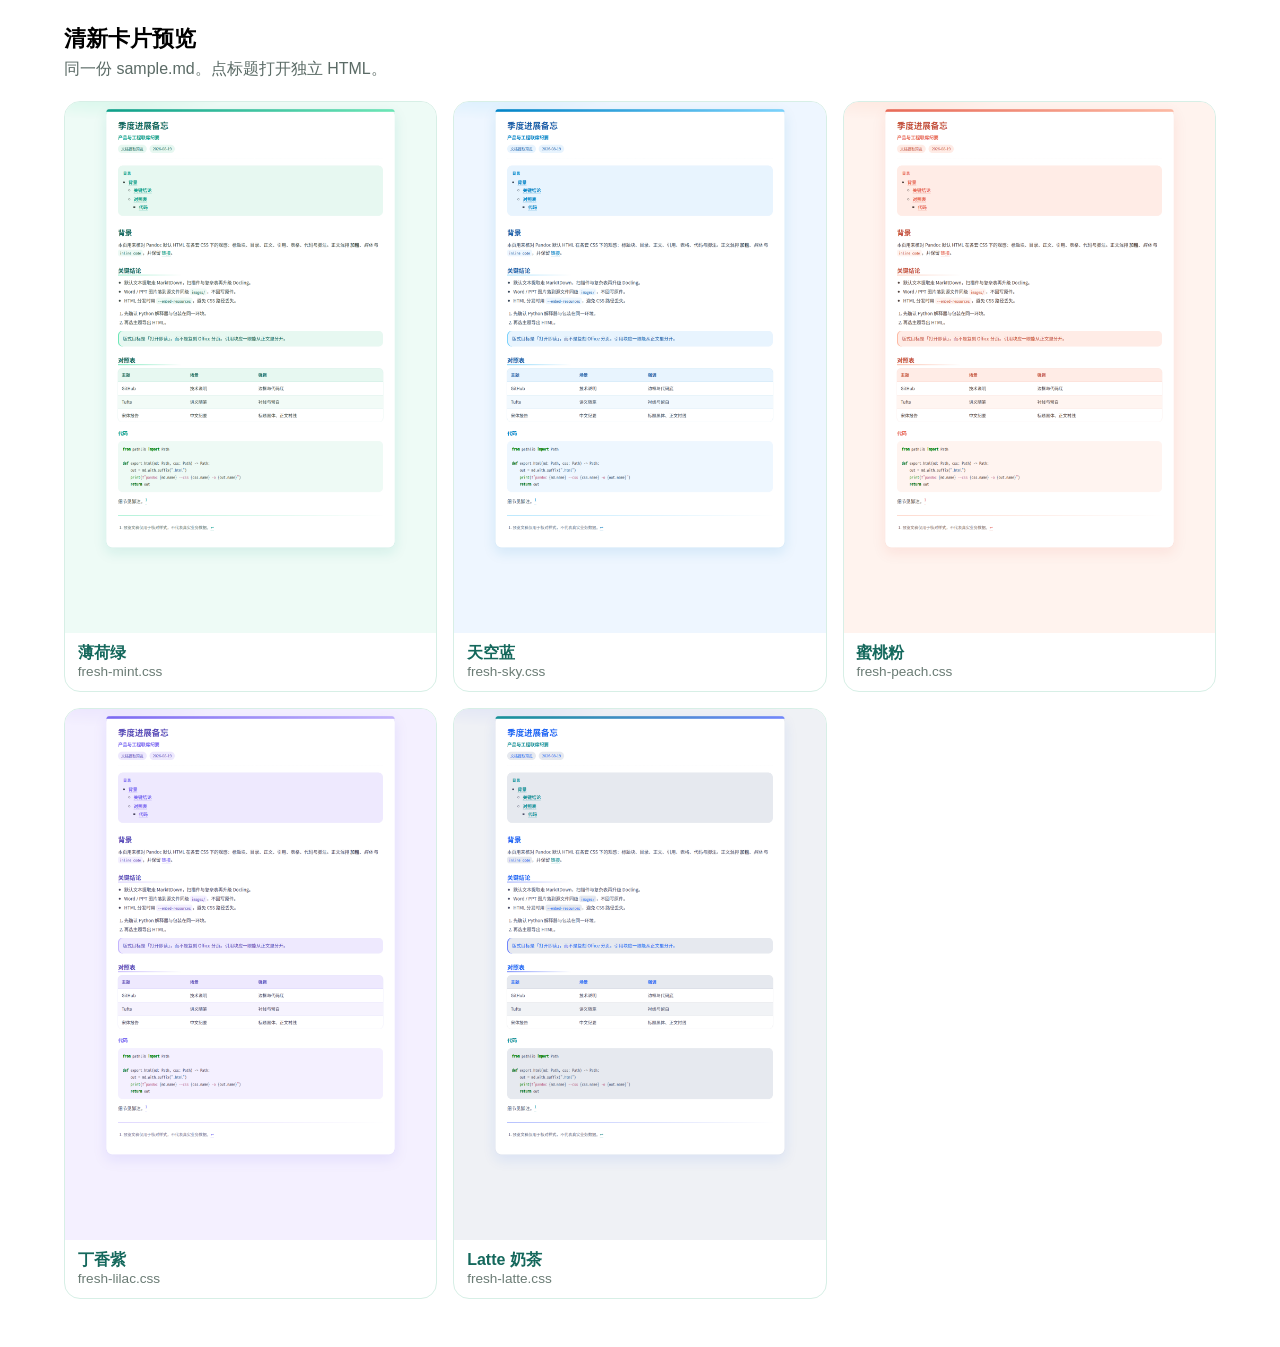
<file: skills/document-extract/pandoc-css/preview/index.html>
<!DOCTYPE html>
<html lang="zh-CN">
<head>
  <meta charset="utf-8" />
  <meta name="viewport" content="width=device-width, initial-scale=1" />
  <title>清新 CSS 预览</title>
  <style>
    body { font-family: "Noto Sans CJK SC", sans-serif; margin: 1.5rem auto 3rem; max-width: 72rem; }
    h1 { font-size: 1.35rem; margin: 0 0 .4rem; }
    .lead { color: #5b6b66; margin: 0 0 1.3rem; }
    .grid { display: grid; grid-template-columns: repeat(auto-fill, minmax(20rem, 1fr)); gap: 1rem; }
    figure { margin: 0; border: 1px solid #d7efe6; border-radius: 16px; overflow: hidden; background: #fff; }
    figcaption { padding: .65rem .8rem .75rem; }
    figcaption a { font-weight: 700; color: #14685c; text-decoration: none; }
    figcaption span { display: block; color: #6b7c75; font-size: .85rem; }
    img { display: block; width: 100%; height: auto; }
  </style>
</head>
<body>
  <h1>清新卡片预览</h1>
  <p class="lead">同一份 sample.md。点标题打开独立 HTML。</p>
  <div class="grid">
    <figure>
      <a href="fresh-mint.html"><img src="fresh-mint.png" alt="薄荷绿" /></a>
      <figcaption><a href="fresh-mint.html">薄荷绿</a><span>fresh-mint.css</span></figcaption>
    </figure>
    <figure>
      <a href="fresh-sky.html"><img src="fresh-sky.png" alt="天空蓝" /></a>
      <figcaption><a href="fresh-sky.html">天空蓝</a><span>fresh-sky.css</span></figcaption>
    </figure>
    <figure>
      <a href="fresh-peach.html"><img src="fresh-peach.png" alt="蜜桃粉" /></a>
      <figcaption><a href="fresh-peach.html">蜜桃粉</a><span>fresh-peach.css</span></figcaption>
    </figure>
    <figure>
      <a href="fresh-lilac.html"><img src="fresh-lilac.png" alt="丁香紫" /></a>
      <figcaption><a href="fresh-lilac.html">丁香紫</a><span>fresh-lilac.css</span></figcaption>
    </figure>
    <figure>
      <a href="fresh-latte.html"><img src="fresh-latte.png" alt="Latte 奶茶" /></a>
      <figcaption><a href="fresh-latte.html">Latte 奶茶</a><span>fresh-latte.css</span></figcaption>
    </figure>
  </div>
</body>
</html>
</file>
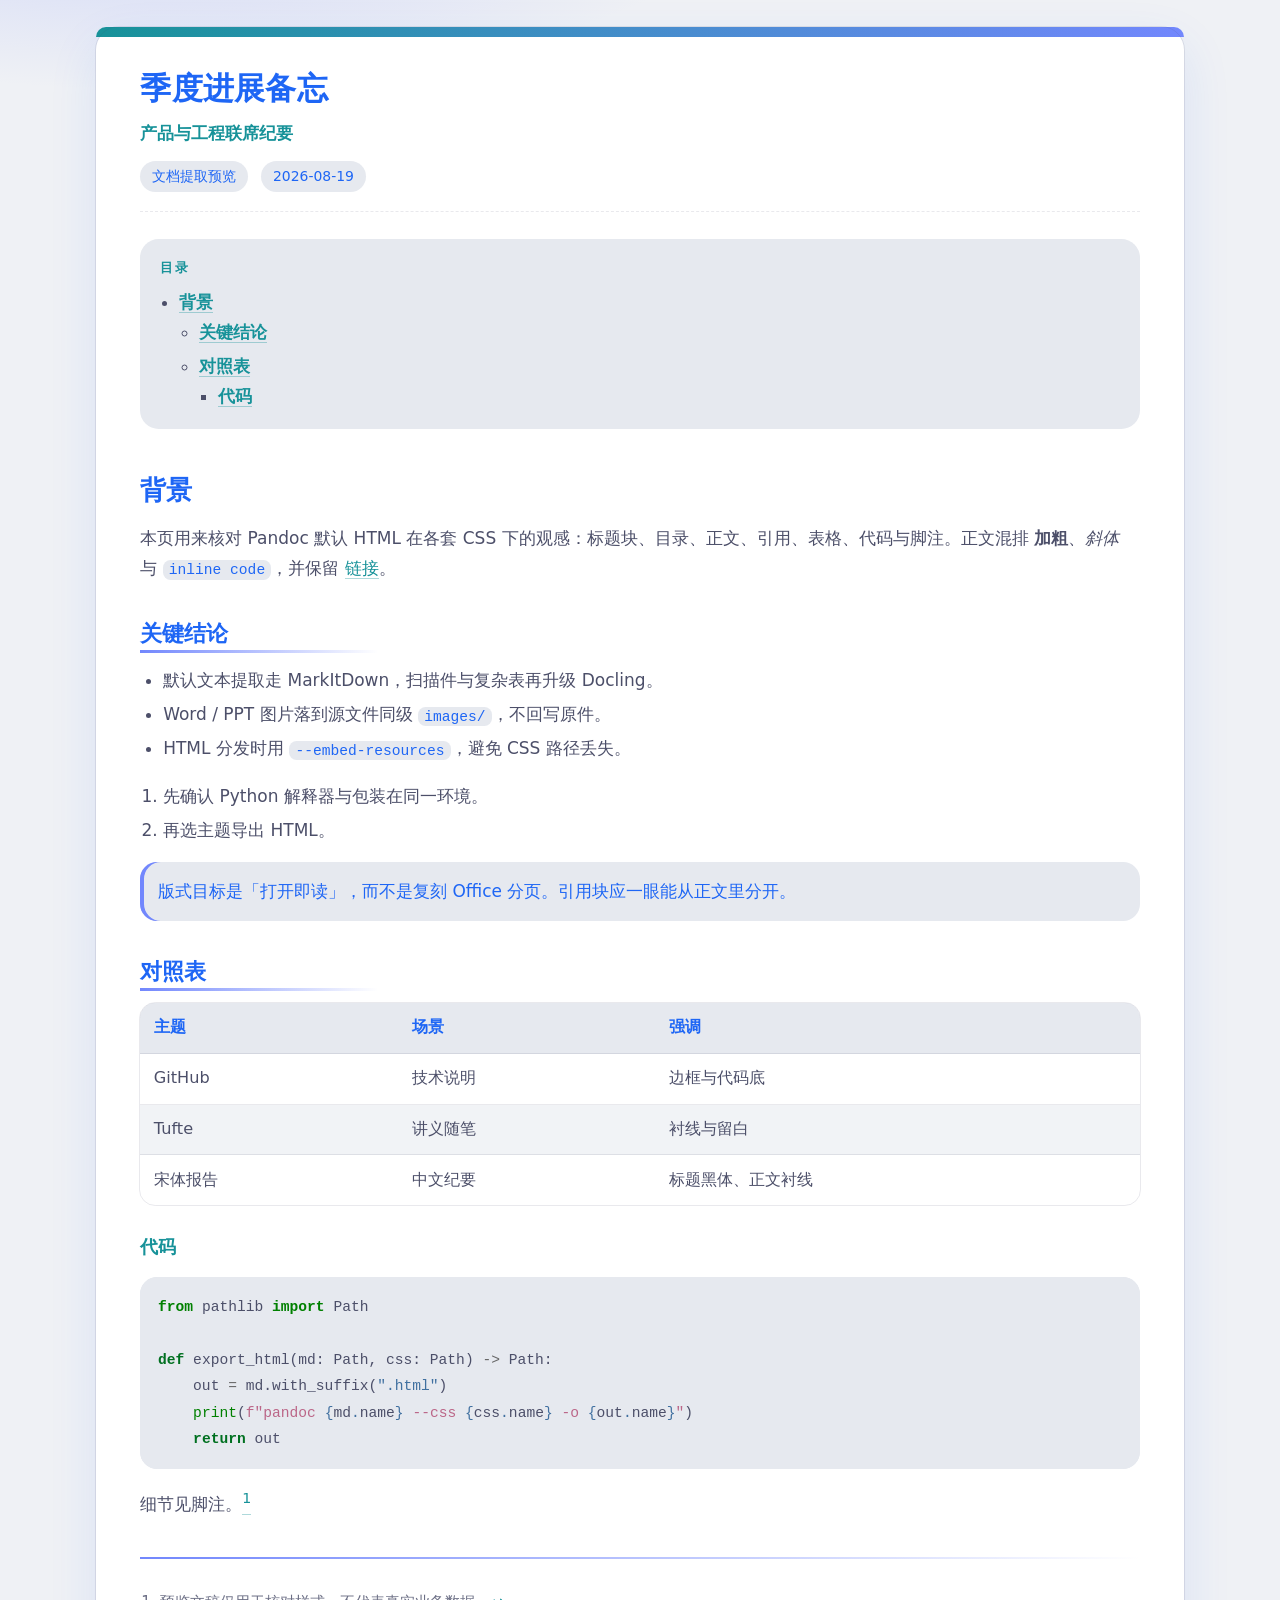
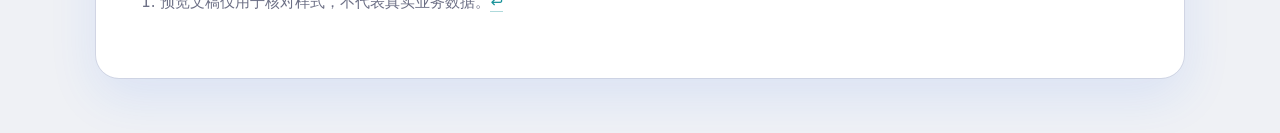
<file: skills/document-extract/pandoc-css/preview/fresh-latte.html>
<!DOCTYPE html>
<html xmlns="http://www.w3.org/1999/xhtml" lang="zh-CN" xml:lang="zh-CN">
<head>
  <meta charset="utf-8" />
  <meta name="generator" content="pandoc" />
  <meta name="viewport" content="width=device-width, initial-scale=1.0, user-scalable=yes" />
  <meta name="author" content="文档提取预览" />
  <meta name="dcterms.date" content="2026-08-19" />
  <title>季度进展备忘</title>
  <style>
code{white-space: pre-wrap;}
span.smallcaps{font-variant: small-caps;}
div.columns{display: flex; gap: min(4vw, 1.5em);}
div.column{flex: auto; overflow-x: auto;}
div.hanging-indent{margin-left: 1.5em; text-indent: -1.5em;}

ul.task-list[class]{list-style: none;}
ul.task-list li input[type="checkbox"] {
font-size: inherit;
width: 0.8em;
margin: 0 0.8em 0.2em -1.6em;
vertical-align: middle;
}
.display.math{display: block; text-align: center; margin: 0.5rem auto;}

pre > code.sourceCode { white-space: pre; position: relative; }
pre > code.sourceCode > span { line-height: 1.25; }
pre > code.sourceCode > span:empty { height: 1.2em; }
.sourceCode { overflow: visible; }
code.sourceCode > span { color: inherit; text-decoration: inherit; }
div.sourceCode { margin: 1em 0; }
pre.sourceCode { margin: 0; }
@media screen {
div.sourceCode { overflow: auto; }
}
@media print {
pre > code.sourceCode { white-space: pre-wrap; }
pre > code.sourceCode > span { text-indent: -5em; padding-left: 5em; }
}
pre.numberSource code
{ counter-reset: source-line 0; }
pre.numberSource code > span
{ position: relative; left: -4em; counter-increment: source-line; }
pre.numberSource code > span > a:first-child::before
{ content: counter(source-line);
position: relative; left: -1em; text-align: right; vertical-align: baseline;
border: none; display: inline-block;
-webkit-touch-callout: none; -webkit-user-select: none;
-khtml-user-select: none; -moz-user-select: none;
-ms-user-select: none; user-select: none;
padding: 0 4px; width: 4em;
color: #aaaaaa;
}
pre.numberSource { margin-left: 3em; border-left: 1px solid #aaaaaa; padding-left: 4px; }
div.sourceCode
{ }
@media screen {
pre > code.sourceCode > span > a:first-child::before { text-decoration: underline; }
}
code span.al { color: #ff0000; font-weight: bold; } 
code span.an { color: #60a0b0; font-weight: bold; font-style: italic; } 
code span.at { color: #7d9029; } 
code span.bn { color: #40a070; } 
code span.bu { color: #008000; } 
code span.cf { color: #007020; font-weight: bold; } 
code span.ch { color: #4070a0; } 
code span.cn { color: #880000; } 
code span.co { color: #60a0b0; font-style: italic; } 
code span.cv { color: #60a0b0; font-weight: bold; font-style: italic; } 
code span.do { color: #ba2121; font-style: italic; } 
code span.dt { color: #902000; } 
code span.dv { color: #40a070; } 
code span.er { color: #ff0000; font-weight: bold; } 
code span.ex { } 
code span.fl { color: #40a070; } 
code span.fu { color: #06287e; } 
code span.im { color: #008000; font-weight: bold; } 
code span.in { color: #60a0b0; font-weight: bold; font-style: italic; } 
code span.kw { color: #007020; font-weight: bold; } 
code span.op { color: #666666; } 
code span.ot { color: #007020; } 
code span.pp { color: #bc7a00; } 
code span.sc { color: #4070a0; } 
code span.ss { color: #bb6688; } 
code span.st { color: #4070a0; } 
code span.va { color: #19177c; } 
code span.vs { color: #4070a0; } 
code span.wa { color: #60a0b0; font-weight: bold; font-style: italic; } 
</style>
  <style type="text/css">
:root {
--page: #eff1f5;
--card: #ffffff;
--fg: #4c4f69;
--muted: #6c6f85;
--heading: #1e66f5;
--accent: #179299;
--accent-2: #7287fd;
--wash: #e6e9ef;
--code: #e6e9ef;
--shadow: 0 18px 50px rgba(30, 102, 245, 0.10);
--ring: rgba(76, 79, 105, 0.12);
--measure: 64rem;
--radius: 1.35rem;
--sans: "Noto Sans SC", "Noto Sans CJK SC", "PingFang SC", "Microsoft YaHei",
ui-sans-serif, system-ui, sans-serif;
--mono: "Noto Sans Mono CJK SC", ui-monospace, "SF Mono", Menlo, Consolas, monospace;
}
*,
*::before,
*::after { box-sizing: border-box; }
html {
font-size: 17px;
background:
radial-gradient(1200px 480px at 12% -10%, rgba(114, 135, 253, 0.35) 0%, transparent 55%),
var(--page);
min-height: 100%;
}
body {
margin: 1.6rem auto 3.2rem;
max-width: min(var(--measure), calc(100vw - 4rem));
padding: 0 2.6rem 2.8rem;
color: var(--fg);
background: var(--card);
border-radius: var(--radius);
box-shadow: var(--shadow);
outline: 1px solid var(--ring);
font-family: var(--sans);
line-height: 1.78;
}
body::before {
content: "";
display: block;
height: 10px;
margin: 0 -2.6rem 1.8rem;
border-radius: var(--radius) var(--radius) 0 0;
background: linear-gradient(90deg, var(--accent), var(--accent-2));
}
#title-block-header {
margin: 0 0 1.6rem;
padding: 0 0 1.15rem;
border-bottom: 1px dashed var(--ring);
}
#title-block-header .title {
margin: 0;
color: var(--heading);
font-size: 1.85rem;
font-weight: 720;
letter-spacing: 0.01em;
line-height: 1.3;
border: 0;
}
#title-block-header .subtitle {
margin: 0.55rem 0 0;
color: var(--accent);
font-size: 1.02rem;
font-weight: 650;
}
#title-block-header .author,
#title-block-header .date {
display: inline-block;
margin: 0.7rem 0.45rem 0 0;
padding: 0.18rem 0.7rem;
color: var(--heading);
background: var(--wash);
border-radius: 999px;
font-size: 0.82rem;
}
nav#TOC {
margin: 0 0 1.8rem;
padding: 1rem 1.15rem 1.05rem;
background: var(--wash);
border-radius: 1.1rem;
}
nav#TOC::before {
content: "目录";
display: block;
margin-bottom: 0.4rem;
color: var(--accent);
font-size: 0.78rem;
font-weight: 750;
letter-spacing: 0.18em;
}
nav#TOC ul { margin: 0; padding-left: 1.15rem; }
nav#TOC a { font-weight: 600; }
h1, h2, h3, h4, h5, h6 {
color: var(--heading);
font-weight: 720;
line-height: 1.35;
margin: 1.65em 0 0.55em;
}
h1 { font-size: 1.55rem; }
h2 {
font-size: 1.28rem;
padding-bottom: 0.28rem;
background: linear-gradient(90deg, var(--accent-2), transparent 14rem);
background-repeat: no-repeat;
background-size: 14rem 3px;
background-position: 0 100%;
}
h3 { font-size: 1.08rem; color: var(--accent); }
h4 { font-size: 1rem; }
p { margin: 0 0 1em; }
a {
color: var(--accent);
text-decoration: none;
border-bottom: 1px solid color-mix(in srgb, var(--accent) 35%, transparent);
}
a:hover {
color: var(--heading);
border-bottom-color: var(--accent);
}
ul, ol { margin: 0 0 1em; padding-left: 1.35em; }
li + li { margin-top: 0.22em; }
blockquote {
margin: 0 0 1.15em;
padding: 0.85em 1.05em;
color: var(--heading);
background: var(--wash);
border: 0;
border-radius: 1rem;
box-shadow: inset 4px 0 0 var(--accent-2);
}
blockquote p { margin: 0; }
code, kbd, samp {
font-family: var(--mono);
font-size: 0.86em;
color: var(--heading);
background: var(--code);
padding: 0.12em 0.42em;
border-radius: 0.45rem;
}
pre, div.sourceCode {
background: var(--code);
border-radius: 1rem;
overflow-x: auto;
}
pre {
margin: 0 0 1.15em;
padding: 1rem 1.05rem;
line-height: 1.55;
}
pre code {
background: transparent;
padding: 0;
font-size: 0.86em;
color: var(--fg);
}
table {
width: 100%;
border-collapse: separate;
border-spacing: 0;
margin: 0 0 1.15em;
overflow: hidden;
border-radius: 0.9rem;
outline: 1px solid var(--ring);
font-size: 0.95rem;
}
th, td {
padding: 0.62rem 0.8rem;
text-align: left;
border-bottom: 1px solid var(--ring);
}
tbody tr:last-child td { border-bottom: 0; }
thead th {
background: var(--wash);
color: var(--heading);
font-weight: 700;
}
tbody tr:nth-child(even) { background: color-mix(in srgb, var(--wash) 55%, white); }
img, svg, video {
max-width: 100%;
height: auto;
border-radius: 0.9rem;
}
figure { margin: 0 0 1.2em; }
figcaption {
margin-top: 0.45em;
color: var(--muted);
font-size: 0.86rem;
text-align: center;
}
hr {
border: 0;
height: 2px;
margin: 1.8rem 0;
background: linear-gradient(90deg, var(--accent-2), transparent);
}
.footnotes, section.footnotes {
margin-top: 2.2rem;
color: var(--muted);
font-size: 0.88rem;
}
@media (max-width: 720px) {
body {
margin: 0;
border-radius: 0;
outline: 0;
box-shadow: none;
padding: 0 1.05rem 2.2rem;
}
body::before {
margin: 0 -1.05rem 1.3rem;
border-radius: 0;
}
}
@media print {
html, body { background: #fff; }
body {
margin: 0;
max-width: none;
box-shadow: none;
outline: 0;
}
body::before { display: none; }
}
</style>
</head>
<body>
<header id="title-block-header">
<h1 class="title">季度进展备忘</h1>
<p class="subtitle">产品与工程联席纪要</p>
<p class="author">文档提取预览</p>
<p class="date">2026-08-19</p>
</header>
<nav id="TOC" role="doc-toc">
<ul>
<li><a href="#背景" id="toc-背景">背景</a>
<ul>
<li><a href="#关键结论" id="toc-关键结论">关键结论</a></li>
<li><a href="#对照表" id="toc-对照表">对照表</a>
<ul>
<li><a href="#代码" id="toc-代码">代码</a></li>
</ul></li>
</ul></li>
</ul>
</nav>
<h1 id="背景">背景</h1>
<p>本页用来核对 Pandoc 默认 HTML 在各套 CSS
下的观感：标题块、目录、正文、引用、表格、代码与脚注。正文混排
<strong>加粗</strong>、<em>斜体</em> 与 <code>inline code</code>，并保留
<a href="https://github.com/sindresorhus/github-markdown-css">链接</a>。</p>
<h2 id="关键结论">关键结论</h2>
<ul>
<li>默认文本提取走 MarkItDown，扫描件与复杂表再升级 Docling。</li>
<li>Word / PPT 图片落到源文件同级
<code>images/</code>，不回写原件。</li>
<li>HTML 分发时用 <code>--embed-resources</code>，避免 CSS
路径丢失。</li>
</ul>
<ol type="1">
<li>先确认 Python 解释器与包装在同一环境。</li>
<li>再选主题导出 HTML。</li>
</ol>
<blockquote>
<p>版式目标是「打开即读」，而不是复刻 Office
分页。引用块应一眼能从正文里分开。</p>
</blockquote>
<h2 id="对照表">对照表</h2>
<table>
<thead>
<tr class="header">
<th>主题</th>
<th>场景</th>
<th>强调</th>
</tr>
</thead>
<tbody>
<tr class="odd">
<td>GitHub</td>
<td>技术说明</td>
<td>边框与代码底</td>
</tr>
<tr class="even">
<td>Tufte</td>
<td>讲义随笔</td>
<td>衬线与留白</td>
</tr>
<tr class="odd">
<td>宋体报告</td>
<td>中文纪要</td>
<td>标题黑体、正文衬线</td>
</tr>
</tbody>
</table>
<h3 id="代码">代码</h3>
<div class="sourceCode" id="cb1"><pre class="sourceCode python"><code class="sourceCode python"><span id="cb1-1"><a href="#cb1-1" aria-hidden="true" tabindex="-1"></a><span class="im">from</span> pathlib <span class="im">import</span> Path</span>
<span id="cb1-2"><a href="#cb1-2" aria-hidden="true" tabindex="-1"></a></span>
<span id="cb1-3"><a href="#cb1-3" aria-hidden="true" tabindex="-1"></a><span class="kw">def</span> export_html(md: Path, css: Path) <span class="op">-&gt;</span> Path:</span>
<span id="cb1-4"><a href="#cb1-4" aria-hidden="true" tabindex="-1"></a>    out <span class="op">=</span> md.with_suffix(<span class="st">&quot;.html&quot;</span>)</span>
<span id="cb1-5"><a href="#cb1-5" aria-hidden="true" tabindex="-1"></a>    <span class="bu">print</span>(<span class="ss">f&quot;pandoc </span><span class="sc">{</span>md<span class="sc">.</span>name<span class="sc">}</span><span class="ss"> --css </span><span class="sc">{</span>css<span class="sc">.</span>name<span class="sc">}</span><span class="ss"> -o </span><span class="sc">{</span>out<span class="sc">.</span>name<span class="sc">}</span><span class="ss">&quot;</span>)</span>
<span id="cb1-6"><a href="#cb1-6" aria-hidden="true" tabindex="-1"></a>    <span class="cf">return</span> out</span></code></pre></div>
<p>细节见脚注。<a href="#fn1" class="footnote-ref" id="fnref1" role="doc-noteref"><sup>1</sup></a></p>
<aside id="footnotes" class="footnotes footnotes-end-of-document" role="doc-endnotes">
<hr />
<ol>
<li id="fn1"><p>预览文稿仅用于核对样式，不代表真实业务数据。<a href="#fnref1" class="footnote-back" role="doc-backlink">↩︎</a></p></li>
</ol>
</aside>
</body>
</html>
</file>
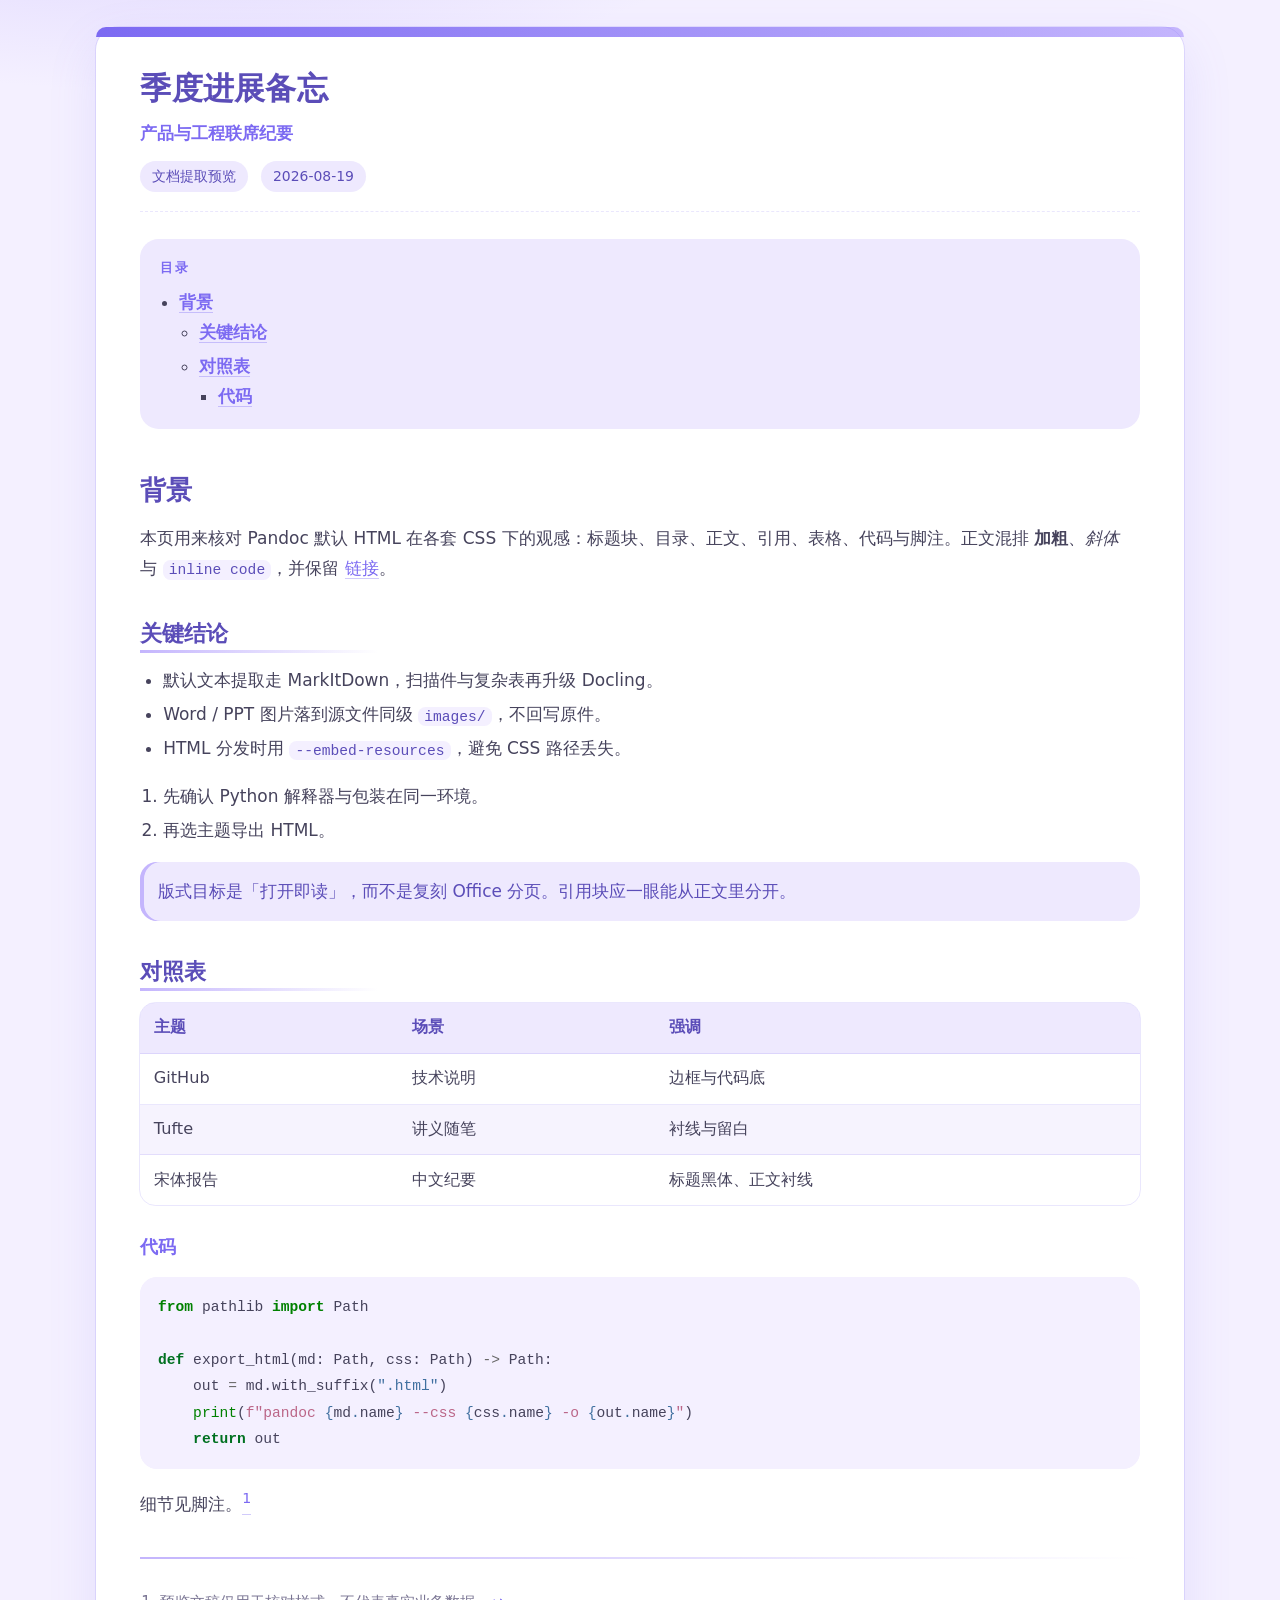
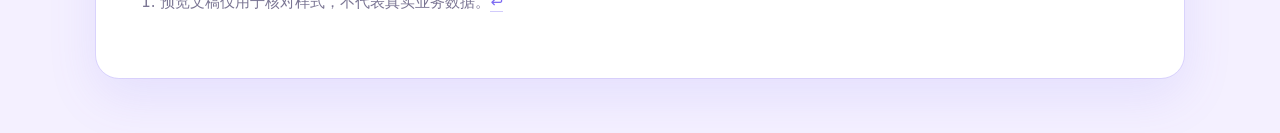
<file: skills/document-extract/pandoc-css/preview/fresh-lilac.html>
<!DOCTYPE html>
<html xmlns="http://www.w3.org/1999/xhtml" lang="zh-CN" xml:lang="zh-CN">
<head>
  <meta charset="utf-8" />
  <meta name="generator" content="pandoc" />
  <meta name="viewport" content="width=device-width, initial-scale=1.0, user-scalable=yes" />
  <meta name="author" content="文档提取预览" />
  <meta name="dcterms.date" content="2026-08-19" />
  <title>季度进展备忘</title>
  <style>
code{white-space: pre-wrap;}
span.smallcaps{font-variant: small-caps;}
div.columns{display: flex; gap: min(4vw, 1.5em);}
div.column{flex: auto; overflow-x: auto;}
div.hanging-indent{margin-left: 1.5em; text-indent: -1.5em;}

ul.task-list[class]{list-style: none;}
ul.task-list li input[type="checkbox"] {
font-size: inherit;
width: 0.8em;
margin: 0 0.8em 0.2em -1.6em;
vertical-align: middle;
}
.display.math{display: block; text-align: center; margin: 0.5rem auto;}

pre > code.sourceCode { white-space: pre; position: relative; }
pre > code.sourceCode > span { line-height: 1.25; }
pre > code.sourceCode > span:empty { height: 1.2em; }
.sourceCode { overflow: visible; }
code.sourceCode > span { color: inherit; text-decoration: inherit; }
div.sourceCode { margin: 1em 0; }
pre.sourceCode { margin: 0; }
@media screen {
div.sourceCode { overflow: auto; }
}
@media print {
pre > code.sourceCode { white-space: pre-wrap; }
pre > code.sourceCode > span { text-indent: -5em; padding-left: 5em; }
}
pre.numberSource code
{ counter-reset: source-line 0; }
pre.numberSource code > span
{ position: relative; left: -4em; counter-increment: source-line; }
pre.numberSource code > span > a:first-child::before
{ content: counter(source-line);
position: relative; left: -1em; text-align: right; vertical-align: baseline;
border: none; display: inline-block;
-webkit-touch-callout: none; -webkit-user-select: none;
-khtml-user-select: none; -moz-user-select: none;
-ms-user-select: none; user-select: none;
padding: 0 4px; width: 4em;
color: #aaaaaa;
}
pre.numberSource { margin-left: 3em; border-left: 1px solid #aaaaaa; padding-left: 4px; }
div.sourceCode
{ }
@media screen {
pre > code.sourceCode > span > a:first-child::before { text-decoration: underline; }
}
code span.al { color: #ff0000; font-weight: bold; } 
code span.an { color: #60a0b0; font-weight: bold; font-style: italic; } 
code span.at { color: #7d9029; } 
code span.bn { color: #40a070; } 
code span.bu { color: #008000; } 
code span.cf { color: #007020; font-weight: bold; } 
code span.ch { color: #4070a0; } 
code span.cn { color: #880000; } 
code span.co { color: #60a0b0; font-style: italic; } 
code span.cv { color: #60a0b0; font-weight: bold; font-style: italic; } 
code span.do { color: #ba2121; font-style: italic; } 
code span.dt { color: #902000; } 
code span.dv { color: #40a070; } 
code span.er { color: #ff0000; font-weight: bold; } 
code span.ex { } 
code span.fl { color: #40a070; } 
code span.fu { color: #06287e; } 
code span.im { color: #008000; font-weight: bold; } 
code span.in { color: #60a0b0; font-weight: bold; font-style: italic; } 
code span.kw { color: #007020; font-weight: bold; } 
code span.op { color: #666666; } 
code span.ot { color: #007020; } 
code span.pp { color: #bc7a00; } 
code span.sc { color: #4070a0; } 
code span.ss { color: #bb6688; } 
code span.st { color: #4070a0; } 
code span.va { color: #19177c; } 
code span.vs { color: #4070a0; } 
code span.wa { color: #60a0b0; font-weight: bold; font-style: italic; } 
</style>
  <style type="text/css">
:root {
--page: #f4f0ff;
--card: #ffffff;
--fg: #46435c;
--muted: #7a7593;
--heading: #5b4db8;
--accent: #7c6af2;
--accent-2: #c4b5fd;
--wash: #eee9fe;
--code: #f4f0ff;
--shadow: 0 18px 50px rgba(124, 106, 242, 0.13);
--ring: rgba(124, 106, 242, 0.16);
--measure: 64rem;
--radius: 1.35rem;
--sans: "Noto Sans SC", "Noto Sans CJK SC", "PingFang SC", "Microsoft YaHei",
ui-sans-serif, system-ui, sans-serif;
--mono: "Noto Sans Mono CJK SC", ui-monospace, "SF Mono", Menlo, Consolas, monospace;
}
*,
*::before,
*::after { box-sizing: border-box; }
html {
font-size: 17px;
background:
radial-gradient(1200px 480px at 12% -10%, rgba(196, 181, 253, 0.6) 0%, transparent 55%),
var(--page);
min-height: 100%;
}
body {
margin: 1.6rem auto 3.2rem;
max-width: min(var(--measure), calc(100vw - 4rem));
padding: 0 2.6rem 2.8rem;
color: var(--fg);
background: var(--card);
border-radius: var(--radius);
box-shadow: var(--shadow);
outline: 1px solid var(--ring);
font-family: var(--sans);
line-height: 1.78;
}
body::before {
content: "";
display: block;
height: 10px;
margin: 0 -2.6rem 1.8rem;
border-radius: var(--radius) var(--radius) 0 0;
background: linear-gradient(90deg, var(--accent), var(--accent-2));
}
#title-block-header {
margin: 0 0 1.6rem;
padding: 0 0 1.15rem;
border-bottom: 1px dashed var(--ring);
}
#title-block-header .title {
margin: 0;
color: var(--heading);
font-size: 1.85rem;
font-weight: 720;
letter-spacing: 0.01em;
line-height: 1.3;
border: 0;
}
#title-block-header .subtitle {
margin: 0.55rem 0 0;
color: var(--accent);
font-size: 1.02rem;
font-weight: 650;
}
#title-block-header .author,
#title-block-header .date {
display: inline-block;
margin: 0.7rem 0.45rem 0 0;
padding: 0.18rem 0.7rem;
color: var(--heading);
background: var(--wash);
border-radius: 999px;
font-size: 0.82rem;
}
nav#TOC {
margin: 0 0 1.8rem;
padding: 1rem 1.15rem 1.05rem;
background: var(--wash);
border-radius: 1.1rem;
}
nav#TOC::before {
content: "目录";
display: block;
margin-bottom: 0.4rem;
color: var(--accent);
font-size: 0.78rem;
font-weight: 750;
letter-spacing: 0.18em;
}
nav#TOC ul { margin: 0; padding-left: 1.15rem; }
nav#TOC a { font-weight: 600; }
h1, h2, h3, h4, h5, h6 {
color: var(--heading);
font-weight: 720;
line-height: 1.35;
margin: 1.65em 0 0.55em;
}
h1 { font-size: 1.55rem; }
h2 {
font-size: 1.28rem;
padding-bottom: 0.28rem;
background: linear-gradient(90deg, var(--accent-2), transparent 14rem);
background-repeat: no-repeat;
background-size: 14rem 3px;
background-position: 0 100%;
}
h3 { font-size: 1.08rem; color: var(--accent); }
h4 { font-size: 1rem; }
p { margin: 0 0 1em; }
a {
color: var(--accent);
text-decoration: none;
border-bottom: 1px solid color-mix(in srgb, var(--accent) 35%, transparent);
}
a:hover {
color: var(--heading);
border-bottom-color: var(--accent);
}
ul, ol { margin: 0 0 1em; padding-left: 1.35em; }
li + li { margin-top: 0.22em; }
blockquote {
margin: 0 0 1.15em;
padding: 0.85em 1.05em;
color: var(--heading);
background: var(--wash);
border: 0;
border-radius: 1rem;
box-shadow: inset 4px 0 0 var(--accent-2);
}
blockquote p { margin: 0; }
code, kbd, samp {
font-family: var(--mono);
font-size: 0.86em;
color: var(--heading);
background: var(--code);
padding: 0.12em 0.42em;
border-radius: 0.45rem;
}
pre, div.sourceCode {
background: var(--code);
border-radius: 1rem;
overflow-x: auto;
}
pre {
margin: 0 0 1.15em;
padding: 1rem 1.05rem;
line-height: 1.55;
}
pre code {
background: transparent;
padding: 0;
font-size: 0.86em;
color: var(--fg);
}
table {
width: 100%;
border-collapse: separate;
border-spacing: 0;
margin: 0 0 1.15em;
overflow: hidden;
border-radius: 0.9rem;
outline: 1px solid var(--ring);
font-size: 0.95rem;
}
th, td {
padding: 0.62rem 0.8rem;
text-align: left;
border-bottom: 1px solid var(--ring);
}
tbody tr:last-child td { border-bottom: 0; }
thead th {
background: var(--wash);
color: var(--heading);
font-weight: 700;
}
tbody tr:nth-child(even) { background: color-mix(in srgb, var(--wash) 55%, white); }
img, svg, video {
max-width: 100%;
height: auto;
border-radius: 0.9rem;
}
figure { margin: 0 0 1.2em; }
figcaption {
margin-top: 0.45em;
color: var(--muted);
font-size: 0.86rem;
text-align: center;
}
hr {
border: 0;
height: 2px;
margin: 1.8rem 0;
background: linear-gradient(90deg, var(--accent-2), transparent);
}
.footnotes, section.footnotes {
margin-top: 2.2rem;
color: var(--muted);
font-size: 0.88rem;
}
@media (max-width: 720px) {
body {
margin: 0;
border-radius: 0;
outline: 0;
box-shadow: none;
padding: 0 1.05rem 2.2rem;
}
body::before {
margin: 0 -1.05rem 1.3rem;
border-radius: 0;
}
}
@media print {
html, body { background: #fff; }
body {
margin: 0;
max-width: none;
box-shadow: none;
outline: 0;
}
body::before { display: none; }
}
</style>
</head>
<body>
<header id="title-block-header">
<h1 class="title">季度进展备忘</h1>
<p class="subtitle">产品与工程联席纪要</p>
<p class="author">文档提取预览</p>
<p class="date">2026-08-19</p>
</header>
<nav id="TOC" role="doc-toc">
<ul>
<li><a href="#背景" id="toc-背景">背景</a>
<ul>
<li><a href="#关键结论" id="toc-关键结论">关键结论</a></li>
<li><a href="#对照表" id="toc-对照表">对照表</a>
<ul>
<li><a href="#代码" id="toc-代码">代码</a></li>
</ul></li>
</ul></li>
</ul>
</nav>
<h1 id="背景">背景</h1>
<p>本页用来核对 Pandoc 默认 HTML 在各套 CSS
下的观感：标题块、目录、正文、引用、表格、代码与脚注。正文混排
<strong>加粗</strong>、<em>斜体</em> 与 <code>inline code</code>，并保留
<a href="https://github.com/sindresorhus/github-markdown-css">链接</a>。</p>
<h2 id="关键结论">关键结论</h2>
<ul>
<li>默认文本提取走 MarkItDown，扫描件与复杂表再升级 Docling。</li>
<li>Word / PPT 图片落到源文件同级
<code>images/</code>，不回写原件。</li>
<li>HTML 分发时用 <code>--embed-resources</code>，避免 CSS
路径丢失。</li>
</ul>
<ol type="1">
<li>先确认 Python 解释器与包装在同一环境。</li>
<li>再选主题导出 HTML。</li>
</ol>
<blockquote>
<p>版式目标是「打开即读」，而不是复刻 Office
分页。引用块应一眼能从正文里分开。</p>
</blockquote>
<h2 id="对照表">对照表</h2>
<table>
<thead>
<tr class="header">
<th>主题</th>
<th>场景</th>
<th>强调</th>
</tr>
</thead>
<tbody>
<tr class="odd">
<td>GitHub</td>
<td>技术说明</td>
<td>边框与代码底</td>
</tr>
<tr class="even">
<td>Tufte</td>
<td>讲义随笔</td>
<td>衬线与留白</td>
</tr>
<tr class="odd">
<td>宋体报告</td>
<td>中文纪要</td>
<td>标题黑体、正文衬线</td>
</tr>
</tbody>
</table>
<h3 id="代码">代码</h3>
<div class="sourceCode" id="cb1"><pre class="sourceCode python"><code class="sourceCode python"><span id="cb1-1"><a href="#cb1-1" aria-hidden="true" tabindex="-1"></a><span class="im">from</span> pathlib <span class="im">import</span> Path</span>
<span id="cb1-2"><a href="#cb1-2" aria-hidden="true" tabindex="-1"></a></span>
<span id="cb1-3"><a href="#cb1-3" aria-hidden="true" tabindex="-1"></a><span class="kw">def</span> export_html(md: Path, css: Path) <span class="op">-&gt;</span> Path:</span>
<span id="cb1-4"><a href="#cb1-4" aria-hidden="true" tabindex="-1"></a>    out <span class="op">=</span> md.with_suffix(<span class="st">&quot;.html&quot;</span>)</span>
<span id="cb1-5"><a href="#cb1-5" aria-hidden="true" tabindex="-1"></a>    <span class="bu">print</span>(<span class="ss">f&quot;pandoc </span><span class="sc">{</span>md<span class="sc">.</span>name<span class="sc">}</span><span class="ss"> --css </span><span class="sc">{</span>css<span class="sc">.</span>name<span class="sc">}</span><span class="ss"> -o </span><span class="sc">{</span>out<span class="sc">.</span>name<span class="sc">}</span><span class="ss">&quot;</span>)</span>
<span id="cb1-6"><a href="#cb1-6" aria-hidden="true" tabindex="-1"></a>    <span class="cf">return</span> out</span></code></pre></div>
<p>细节见脚注。<a href="#fn1" class="footnote-ref" id="fnref1" role="doc-noteref"><sup>1</sup></a></p>
<aside id="footnotes" class="footnotes footnotes-end-of-document" role="doc-endnotes">
<hr />
<ol>
<li id="fn1"><p>预览文稿仅用于核对样式，不代表真实业务数据。<a href="#fnref1" class="footnote-back" role="doc-backlink">↩︎</a></p></li>
</ol>
</aside>
</body>
</html>
</file>
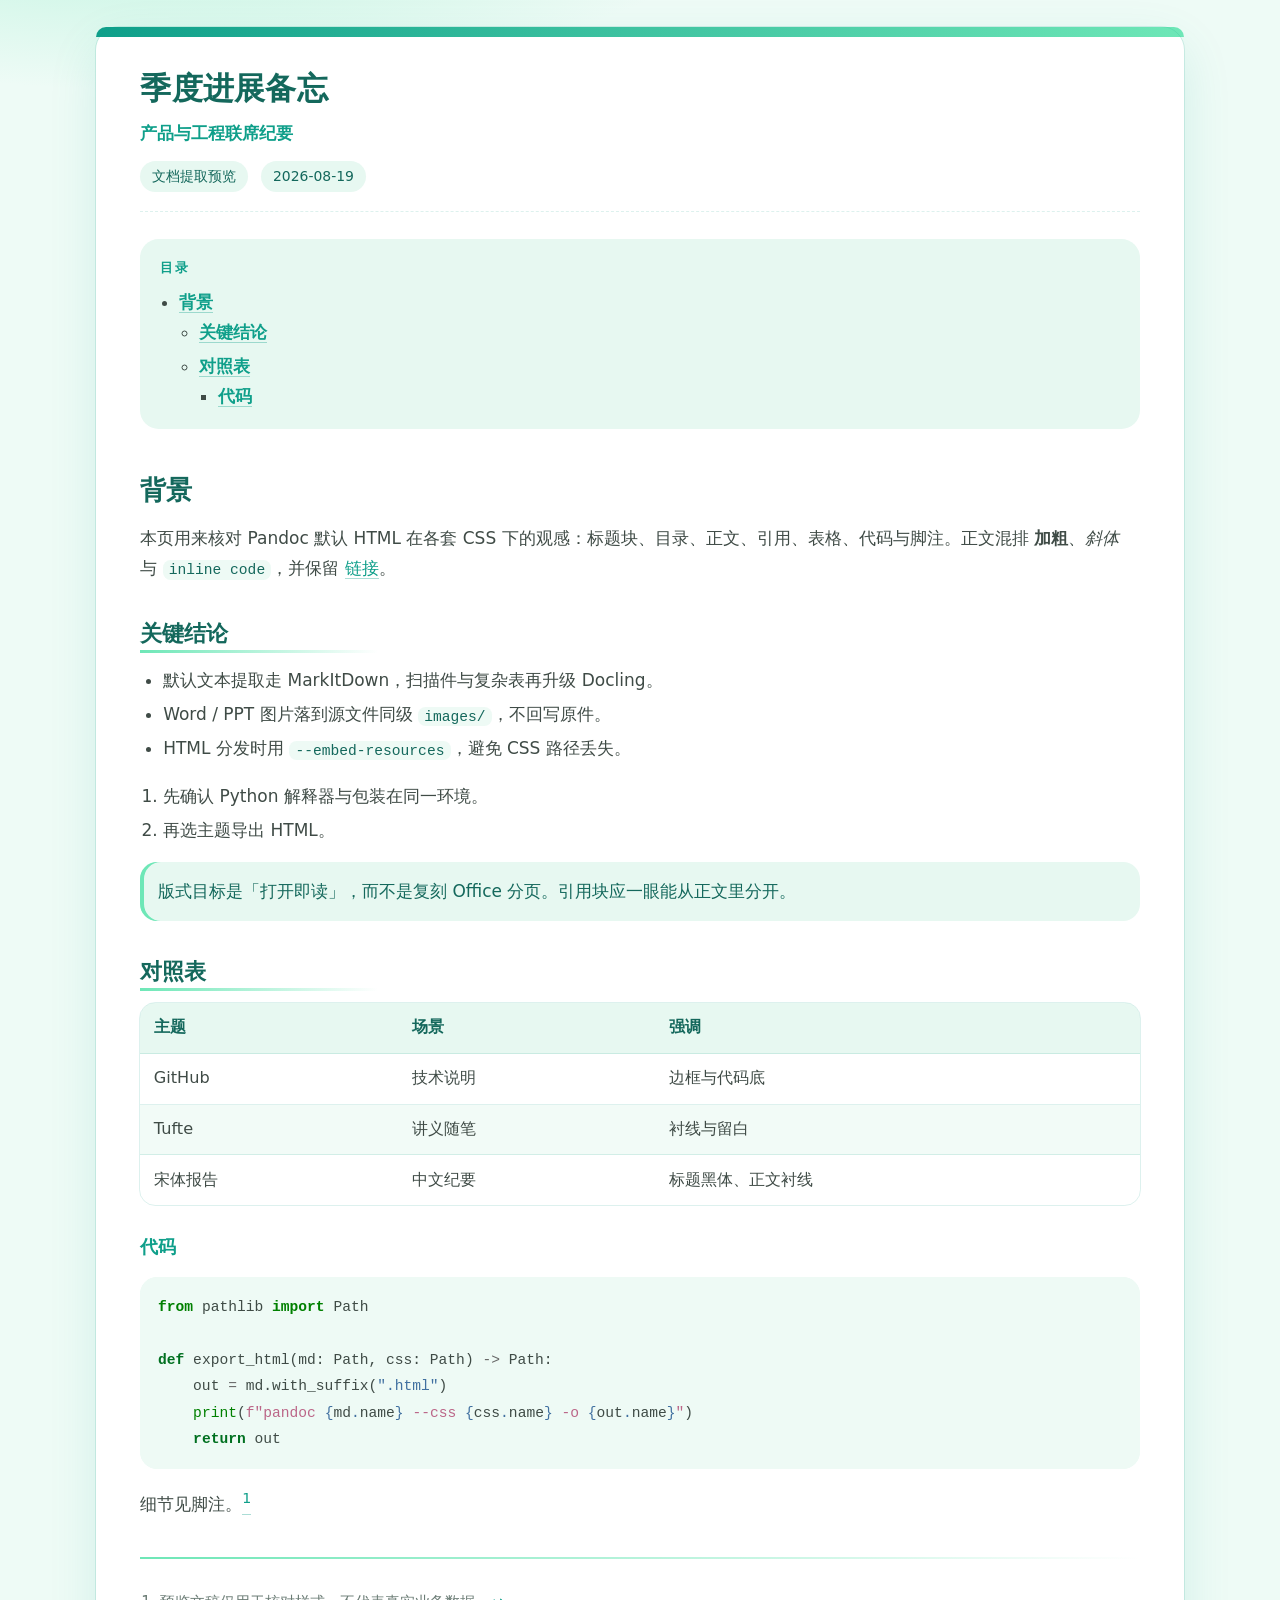
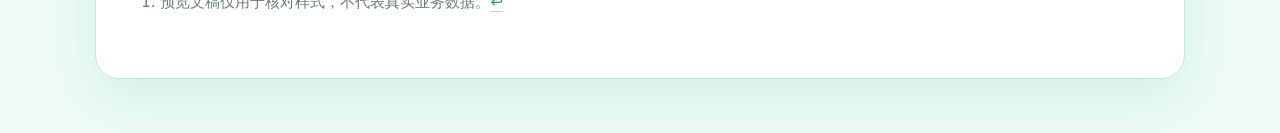
<file: skills/document-extract/pandoc-css/preview/fresh-mint.html>
<!DOCTYPE html>
<html xmlns="http://www.w3.org/1999/xhtml" lang="zh-CN" xml:lang="zh-CN">
<head>
  <meta charset="utf-8" />
  <meta name="generator" content="pandoc" />
  <meta name="viewport" content="width=device-width, initial-scale=1.0, user-scalable=yes" />
  <meta name="author" content="文档提取预览" />
  <meta name="dcterms.date" content="2026-08-19" />
  <title>季度进展备忘</title>
  <style>
code{white-space: pre-wrap;}
span.smallcaps{font-variant: small-caps;}
div.columns{display: flex; gap: min(4vw, 1.5em);}
div.column{flex: auto; overflow-x: auto;}
div.hanging-indent{margin-left: 1.5em; text-indent: -1.5em;}

ul.task-list[class]{list-style: none;}
ul.task-list li input[type="checkbox"] {
font-size: inherit;
width: 0.8em;
margin: 0 0.8em 0.2em -1.6em;
vertical-align: middle;
}
.display.math{display: block; text-align: center; margin: 0.5rem auto;}

pre > code.sourceCode { white-space: pre; position: relative; }
pre > code.sourceCode > span { line-height: 1.25; }
pre > code.sourceCode > span:empty { height: 1.2em; }
.sourceCode { overflow: visible; }
code.sourceCode > span { color: inherit; text-decoration: inherit; }
div.sourceCode { margin: 1em 0; }
pre.sourceCode { margin: 0; }
@media screen {
div.sourceCode { overflow: auto; }
}
@media print {
pre > code.sourceCode { white-space: pre-wrap; }
pre > code.sourceCode > span { text-indent: -5em; padding-left: 5em; }
}
pre.numberSource code
{ counter-reset: source-line 0; }
pre.numberSource code > span
{ position: relative; left: -4em; counter-increment: source-line; }
pre.numberSource code > span > a:first-child::before
{ content: counter(source-line);
position: relative; left: -1em; text-align: right; vertical-align: baseline;
border: none; display: inline-block;
-webkit-touch-callout: none; -webkit-user-select: none;
-khtml-user-select: none; -moz-user-select: none;
-ms-user-select: none; user-select: none;
padding: 0 4px; width: 4em;
color: #aaaaaa;
}
pre.numberSource { margin-left: 3em; border-left: 1px solid #aaaaaa; padding-left: 4px; }
div.sourceCode
{ }
@media screen {
pre > code.sourceCode > span > a:first-child::before { text-decoration: underline; }
}
code span.al { color: #ff0000; font-weight: bold; } 
code span.an { color: #60a0b0; font-weight: bold; font-style: italic; } 
code span.at { color: #7d9029; } 
code span.bn { color: #40a070; } 
code span.bu { color: #008000; } 
code span.cf { color: #007020; font-weight: bold; } 
code span.ch { color: #4070a0; } 
code span.cn { color: #880000; } 
code span.co { color: #60a0b0; font-style: italic; } 
code span.cv { color: #60a0b0; font-weight: bold; font-style: italic; } 
code span.do { color: #ba2121; font-style: italic; } 
code span.dt { color: #902000; } 
code span.dv { color: #40a070; } 
code span.er { color: #ff0000; font-weight: bold; } 
code span.ex { } 
code span.fl { color: #40a070; } 
code span.fu { color: #06287e; } 
code span.im { color: #008000; font-weight: bold; } 
code span.in { color: #60a0b0; font-weight: bold; font-style: italic; } 
code span.kw { color: #007020; font-weight: bold; } 
code span.op { color: #666666; } 
code span.ot { color: #007020; } 
code span.pp { color: #bc7a00; } 
code span.sc { color: #4070a0; } 
code span.ss { color: #bb6688; } 
code span.st { color: #4070a0; } 
code span.va { color: #19177c; } 
code span.vs { color: #4070a0; } 
code span.wa { color: #60a0b0; font-weight: bold; font-style: italic; } 
</style>
  <style type="text/css">
:root {
--page: #eefbf6;
--card: #ffffff;
--fg: #3f4b46;
--muted: #6b7c75;
--heading: #14685c;
--accent: #0f9f8a;
--accent-2: #6ee7b7;
--wash: #e7f8f1;
--code: #eefaf5;
--shadow: 0 18px 50px rgba(15, 159, 138, 0.12);
--ring: rgba(15, 159, 138, 0.14);
--measure: 64rem;
--radius: 1.35rem;
--sans: "Noto Sans SC", "Noto Sans CJK SC", "PingFang SC", "Microsoft YaHei",
ui-sans-serif, system-ui, sans-serif;
--mono: "Noto Sans Mono CJK SC", ui-monospace, "SF Mono", Menlo, Consolas, monospace;
}
*,
*::before,
*::after { box-sizing: border-box; }
html {
font-size: 17px;
background:
radial-gradient(1200px 480px at 12% -10%, rgba(110, 231, 183, 0.55) 0%, transparent 55%),
var(--page);
min-height: 100%;
}
body {
margin: 1.6rem auto 3.2rem;
max-width: min(var(--measure), calc(100vw - 4rem));
padding: 0 2.6rem 2.8rem;
color: var(--fg);
background: var(--card);
border-radius: var(--radius);
box-shadow: var(--shadow);
outline: 1px solid var(--ring);
font-family: var(--sans);
line-height: 1.78;
}
body::before {
content: "";
display: block;
height: 10px;
margin: 0 -2.6rem 1.8rem;
border-radius: var(--radius) var(--radius) 0 0;
background: linear-gradient(90deg, var(--accent), var(--accent-2));
}
#title-block-header {
margin: 0 0 1.6rem;
padding: 0 0 1.15rem;
border-bottom: 1px dashed var(--ring);
}
#title-block-header .title {
margin: 0;
color: var(--heading);
font-size: 1.85rem;
font-weight: 720;
letter-spacing: 0.01em;
line-height: 1.3;
border: 0;
}
#title-block-header .subtitle {
margin: 0.55rem 0 0;
color: var(--accent);
font-size: 1.02rem;
font-weight: 650;
}
#title-block-header .author,
#title-block-header .date {
display: inline-block;
margin: 0.7rem 0.45rem 0 0;
padding: 0.18rem 0.7rem;
color: var(--heading);
background: var(--wash);
border-radius: 999px;
font-size: 0.82rem;
}
nav#TOC {
margin: 0 0 1.8rem;
padding: 1rem 1.15rem 1.05rem;
background: var(--wash);
border-radius: 1.1rem;
}
nav#TOC::before {
content: "目录";
display: block;
margin-bottom: 0.4rem;
color: var(--accent);
font-size: 0.78rem;
font-weight: 750;
letter-spacing: 0.18em;
}
nav#TOC ul { margin: 0; padding-left: 1.15rem; }
nav#TOC a { font-weight: 600; }
h1, h2, h3, h4, h5, h6 {
color: var(--heading);
font-weight: 720;
line-height: 1.35;
margin: 1.65em 0 0.55em;
}
h1 { font-size: 1.55rem; }
h2 {
font-size: 1.28rem;
padding-bottom: 0.28rem;
background: linear-gradient(90deg, var(--accent-2), transparent 14rem);
background-repeat: no-repeat;
background-size: 14rem 3px;
background-position: 0 100%;
}
h3 { font-size: 1.08rem; color: var(--accent); }
h4 { font-size: 1rem; }
p { margin: 0 0 1em; }
a {
color: var(--accent);
text-decoration: none;
border-bottom: 1px solid color-mix(in srgb, var(--accent) 35%, transparent);
}
a:hover {
color: var(--heading);
border-bottom-color: var(--accent);
}
ul, ol { margin: 0 0 1em; padding-left: 1.35em; }
li + li { margin-top: 0.22em; }
blockquote {
margin: 0 0 1.15em;
padding: 0.85em 1.05em;
color: var(--heading);
background: var(--wash);
border: 0;
border-radius: 1rem;
box-shadow: inset 4px 0 0 var(--accent-2);
}
blockquote p { margin: 0; }
code, kbd, samp {
font-family: var(--mono);
font-size: 0.86em;
color: var(--heading);
background: var(--code);
padding: 0.12em 0.42em;
border-radius: 0.45rem;
}
pre, div.sourceCode {
background: var(--code);
border-radius: 1rem;
overflow-x: auto;
}
pre {
margin: 0 0 1.15em;
padding: 1rem 1.05rem;
line-height: 1.55;
}
pre code {
background: transparent;
padding: 0;
font-size: 0.86em;
color: var(--fg);
}
table {
width: 100%;
border-collapse: separate;
border-spacing: 0;
margin: 0 0 1.15em;
overflow: hidden;
border-radius: 0.9rem;
outline: 1px solid var(--ring);
font-size: 0.95rem;
}
th, td {
padding: 0.62rem 0.8rem;
text-align: left;
border-bottom: 1px solid var(--ring);
}
tbody tr:last-child td { border-bottom: 0; }
thead th {
background: var(--wash);
color: var(--heading);
font-weight: 700;
}
tbody tr:nth-child(even) { background: color-mix(in srgb, var(--wash) 55%, white); }
img, svg, video {
max-width: 100%;
height: auto;
border-radius: 0.9rem;
}
figure { margin: 0 0 1.2em; }
figcaption {
margin-top: 0.45em;
color: var(--muted);
font-size: 0.86rem;
text-align: center;
}
hr {
border: 0;
height: 2px;
margin: 1.8rem 0;
background: linear-gradient(90deg, var(--accent-2), transparent);
}
.footnotes, section.footnotes {
margin-top: 2.2rem;
color: var(--muted);
font-size: 0.88rem;
}
@media (max-width: 720px) {
body {
margin: 0;
border-radius: 0;
outline: 0;
box-shadow: none;
padding: 0 1.05rem 2.2rem;
}
body::before {
margin: 0 -1.05rem 1.3rem;
border-radius: 0;
}
}
@media print {
html, body { background: #fff; }
body {
margin: 0;
max-width: none;
box-shadow: none;
outline: 0;
}
body::before { display: none; }
}
</style>
</head>
<body>
<header id="title-block-header">
<h1 class="title">季度进展备忘</h1>
<p class="subtitle">产品与工程联席纪要</p>
<p class="author">文档提取预览</p>
<p class="date">2026-08-19</p>
</header>
<nav id="TOC" role="doc-toc">
<ul>
<li><a href="#背景" id="toc-背景">背景</a>
<ul>
<li><a href="#关键结论" id="toc-关键结论">关键结论</a></li>
<li><a href="#对照表" id="toc-对照表">对照表</a>
<ul>
<li><a href="#代码" id="toc-代码">代码</a></li>
</ul></li>
</ul></li>
</ul>
</nav>
<h1 id="背景">背景</h1>
<p>本页用来核对 Pandoc 默认 HTML 在各套 CSS
下的观感：标题块、目录、正文、引用、表格、代码与脚注。正文混排
<strong>加粗</strong>、<em>斜体</em> 与 <code>inline code</code>，并保留
<a href="https://github.com/sindresorhus/github-markdown-css">链接</a>。</p>
<h2 id="关键结论">关键结论</h2>
<ul>
<li>默认文本提取走 MarkItDown，扫描件与复杂表再升级 Docling。</li>
<li>Word / PPT 图片落到源文件同级
<code>images/</code>，不回写原件。</li>
<li>HTML 分发时用 <code>--embed-resources</code>，避免 CSS
路径丢失。</li>
</ul>
<ol type="1">
<li>先确认 Python 解释器与包装在同一环境。</li>
<li>再选主题导出 HTML。</li>
</ol>
<blockquote>
<p>版式目标是「打开即读」，而不是复刻 Office
分页。引用块应一眼能从正文里分开。</p>
</blockquote>
<h2 id="对照表">对照表</h2>
<table>
<thead>
<tr class="header">
<th>主题</th>
<th>场景</th>
<th>强调</th>
</tr>
</thead>
<tbody>
<tr class="odd">
<td>GitHub</td>
<td>技术说明</td>
<td>边框与代码底</td>
</tr>
<tr class="even">
<td>Tufte</td>
<td>讲义随笔</td>
<td>衬线与留白</td>
</tr>
<tr class="odd">
<td>宋体报告</td>
<td>中文纪要</td>
<td>标题黑体、正文衬线</td>
</tr>
</tbody>
</table>
<h3 id="代码">代码</h3>
<div class="sourceCode" id="cb1"><pre class="sourceCode python"><code class="sourceCode python"><span id="cb1-1"><a href="#cb1-1" aria-hidden="true" tabindex="-1"></a><span class="im">from</span> pathlib <span class="im">import</span> Path</span>
<span id="cb1-2"><a href="#cb1-2" aria-hidden="true" tabindex="-1"></a></span>
<span id="cb1-3"><a href="#cb1-3" aria-hidden="true" tabindex="-1"></a><span class="kw">def</span> export_html(md: Path, css: Path) <span class="op">-&gt;</span> Path:</span>
<span id="cb1-4"><a href="#cb1-4" aria-hidden="true" tabindex="-1"></a>    out <span class="op">=</span> md.with_suffix(<span class="st">&quot;.html&quot;</span>)</span>
<span id="cb1-5"><a href="#cb1-5" aria-hidden="true" tabindex="-1"></a>    <span class="bu">print</span>(<span class="ss">f&quot;pandoc </span><span class="sc">{</span>md<span class="sc">.</span>name<span class="sc">}</span><span class="ss"> --css </span><span class="sc">{</span>css<span class="sc">.</span>name<span class="sc">}</span><span class="ss"> -o </span><span class="sc">{</span>out<span class="sc">.</span>name<span class="sc">}</span><span class="ss">&quot;</span>)</span>
<span id="cb1-6"><a href="#cb1-6" aria-hidden="true" tabindex="-1"></a>    <span class="cf">return</span> out</span></code></pre></div>
<p>细节见脚注。<a href="#fn1" class="footnote-ref" id="fnref1" role="doc-noteref"><sup>1</sup></a></p>
<aside id="footnotes" class="footnotes footnotes-end-of-document" role="doc-endnotes">
<hr />
<ol>
<li id="fn1"><p>预览文稿仅用于核对样式，不代表真实业务数据。<a href="#fnref1" class="footnote-back" role="doc-backlink">↩︎</a></p></li>
</ol>
</aside>
</body>
</html>
</file>
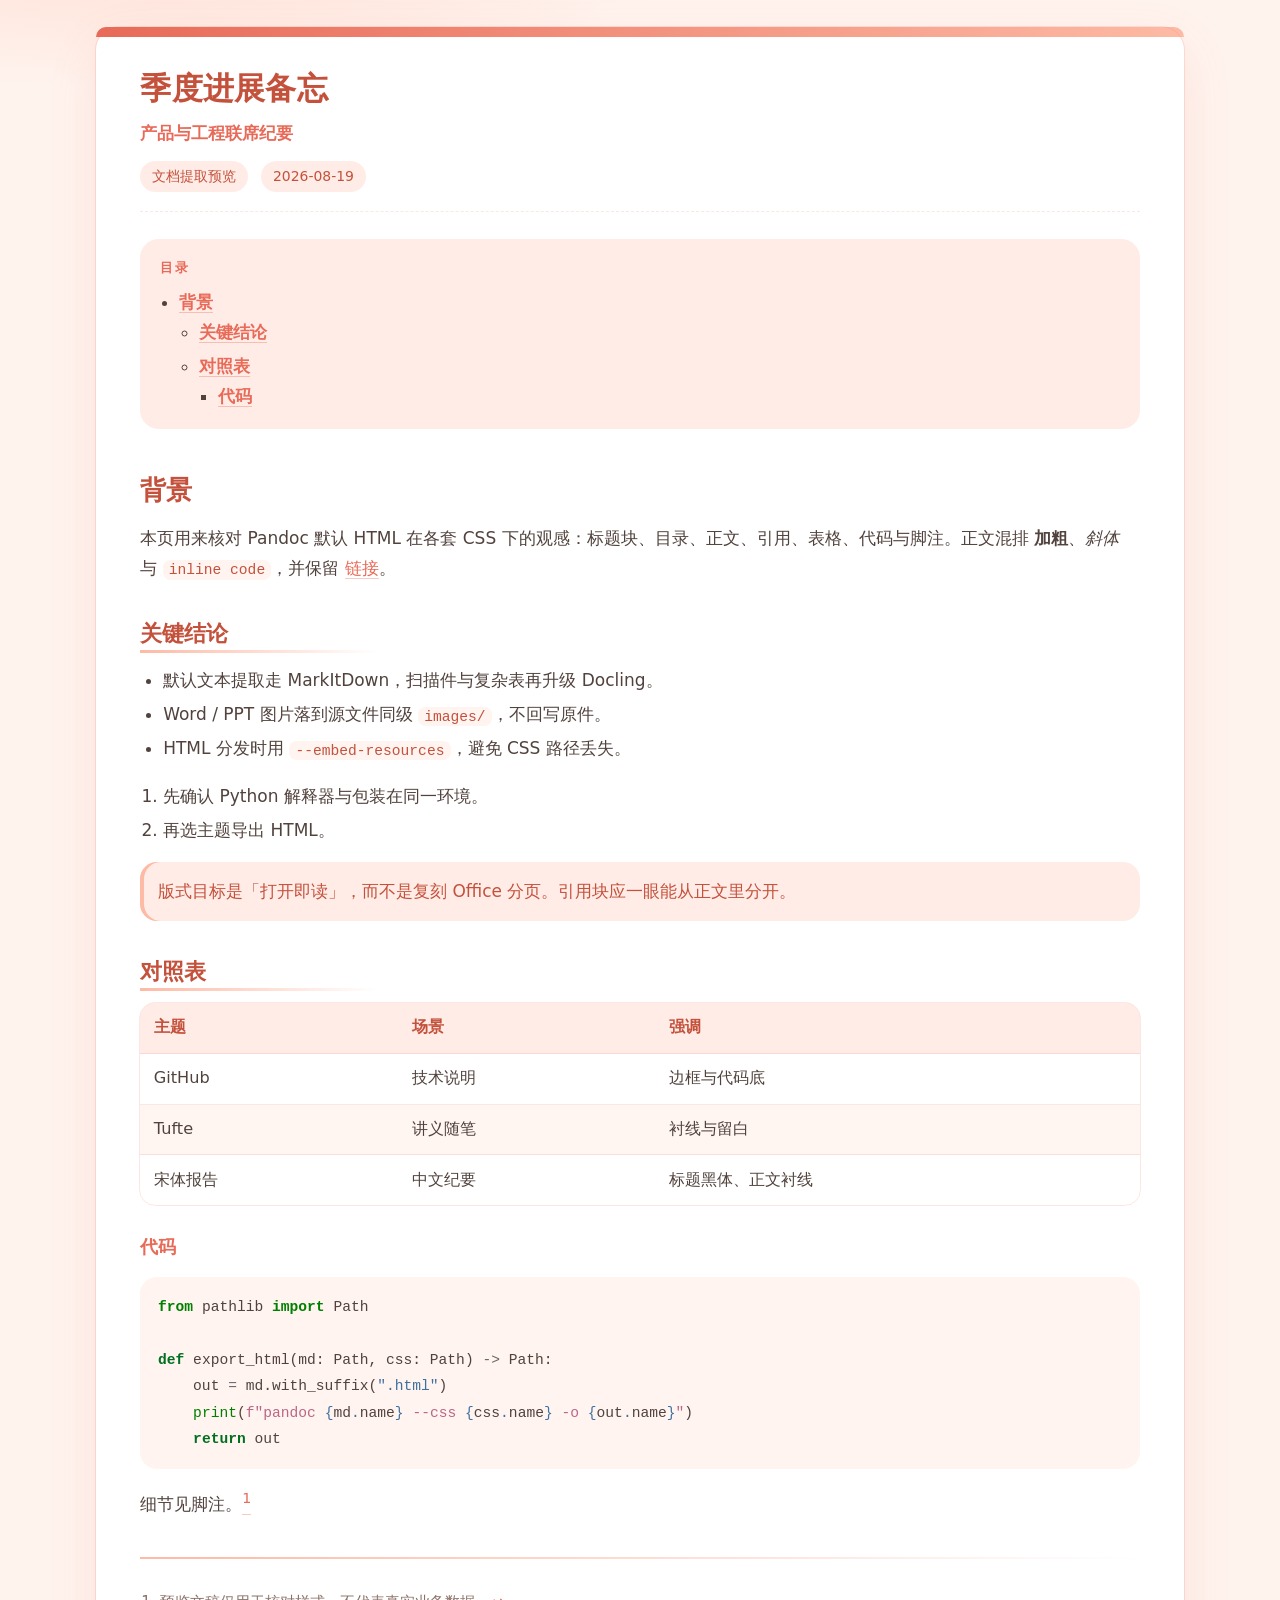
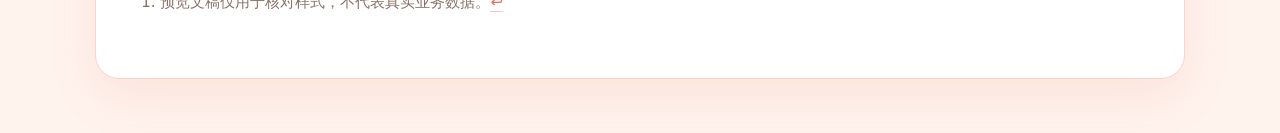
<file: skills/document-extract/pandoc-css/preview/fresh-peach.html>
<!DOCTYPE html>
<html xmlns="http://www.w3.org/1999/xhtml" lang="zh-CN" xml:lang="zh-CN">
<head>
  <meta charset="utf-8" />
  <meta name="generator" content="pandoc" />
  <meta name="viewport" content="width=device-width, initial-scale=1.0, user-scalable=yes" />
  <meta name="author" content="文档提取预览" />
  <meta name="dcterms.date" content="2026-08-19" />
  <title>季度进展备忘</title>
  <style>
code{white-space: pre-wrap;}
span.smallcaps{font-variant: small-caps;}
div.columns{display: flex; gap: min(4vw, 1.5em);}
div.column{flex: auto; overflow-x: auto;}
div.hanging-indent{margin-left: 1.5em; text-indent: -1.5em;}

ul.task-list[class]{list-style: none;}
ul.task-list li input[type="checkbox"] {
font-size: inherit;
width: 0.8em;
margin: 0 0.8em 0.2em -1.6em;
vertical-align: middle;
}
.display.math{display: block; text-align: center; margin: 0.5rem auto;}

pre > code.sourceCode { white-space: pre; position: relative; }
pre > code.sourceCode > span { line-height: 1.25; }
pre > code.sourceCode > span:empty { height: 1.2em; }
.sourceCode { overflow: visible; }
code.sourceCode > span { color: inherit; text-decoration: inherit; }
div.sourceCode { margin: 1em 0; }
pre.sourceCode { margin: 0; }
@media screen {
div.sourceCode { overflow: auto; }
}
@media print {
pre > code.sourceCode { white-space: pre-wrap; }
pre > code.sourceCode > span { text-indent: -5em; padding-left: 5em; }
}
pre.numberSource code
{ counter-reset: source-line 0; }
pre.numberSource code > span
{ position: relative; left: -4em; counter-increment: source-line; }
pre.numberSource code > span > a:first-child::before
{ content: counter(source-line);
position: relative; left: -1em; text-align: right; vertical-align: baseline;
border: none; display: inline-block;
-webkit-touch-callout: none; -webkit-user-select: none;
-khtml-user-select: none; -moz-user-select: none;
-ms-user-select: none; user-select: none;
padding: 0 4px; width: 4em;
color: #aaaaaa;
}
pre.numberSource { margin-left: 3em; border-left: 1px solid #aaaaaa; padding-left: 4px; }
div.sourceCode
{ }
@media screen {
pre > code.sourceCode > span > a:first-child::before { text-decoration: underline; }
}
code span.al { color: #ff0000; font-weight: bold; } 
code span.an { color: #60a0b0; font-weight: bold; font-style: italic; } 
code span.at { color: #7d9029; } 
code span.bn { color: #40a070; } 
code span.bu { color: #008000; } 
code span.cf { color: #007020; font-weight: bold; } 
code span.ch { color: #4070a0; } 
code span.cn { color: #880000; } 
code span.co { color: #60a0b0; font-style: italic; } 
code span.cv { color: #60a0b0; font-weight: bold; font-style: italic; } 
code span.do { color: #ba2121; font-style: italic; } 
code span.dt { color: #902000; } 
code span.dv { color: #40a070; } 
code span.er { color: #ff0000; font-weight: bold; } 
code span.ex { } 
code span.fl { color: #40a070; } 
code span.fu { color: #06287e; } 
code span.im { color: #008000; font-weight: bold; } 
code span.in { color: #60a0b0; font-weight: bold; font-style: italic; } 
code span.kw { color: #007020; font-weight: bold; } 
code span.op { color: #666666; } 
code span.ot { color: #007020; } 
code span.pp { color: #bc7a00; } 
code span.sc { color: #4070a0; } 
code span.ss { color: #bb6688; } 
code span.st { color: #4070a0; } 
code span.va { color: #19177c; } 
code span.vs { color: #4070a0; } 
code span.wa { color: #60a0b0; font-weight: bold; font-style: italic; } 
</style>
  <style type="text/css">
:root {
--page: #fff3ee;
--card: #ffffff;
--fg: #51423d;
--muted: #8a7269;
--heading: #c4513c;
--accent: #e86a58;
--accent-2: #fdbaa4;
--wash: #ffece6;
--code: #fff4f0;
--shadow: 0 18px 50px rgba(232, 106, 88, 0.12);
--ring: rgba(232, 106, 88, 0.16);
--measure: 64rem;
--radius: 1.35rem;
--sans: "Noto Sans SC", "Noto Sans CJK SC", "PingFang SC", "Microsoft YaHei",
ui-sans-serif, system-ui, sans-serif;
--mono: "Noto Sans Mono CJK SC", ui-monospace, "SF Mono", Menlo, Consolas, monospace;
}
*,
*::before,
*::after { box-sizing: border-box; }
html {
font-size: 17px;
background:
radial-gradient(1200px 480px at 12% -10%, rgba(253, 186, 164, 0.6) 0%, transparent 55%),
var(--page);
min-height: 100%;
}
body {
margin: 1.6rem auto 3.2rem;
max-width: min(var(--measure), calc(100vw - 4rem));
padding: 0 2.6rem 2.8rem;
color: var(--fg);
background: var(--card);
border-radius: var(--radius);
box-shadow: var(--shadow);
outline: 1px solid var(--ring);
font-family: var(--sans);
line-height: 1.78;
}
body::before {
content: "";
display: block;
height: 10px;
margin: 0 -2.6rem 1.8rem;
border-radius: var(--radius) var(--radius) 0 0;
background: linear-gradient(90deg, var(--accent), var(--accent-2));
}
#title-block-header {
margin: 0 0 1.6rem;
padding: 0 0 1.15rem;
border-bottom: 1px dashed var(--ring);
}
#title-block-header .title {
margin: 0;
color: var(--heading);
font-size: 1.85rem;
font-weight: 720;
letter-spacing: 0.01em;
line-height: 1.3;
border: 0;
}
#title-block-header .subtitle {
margin: 0.55rem 0 0;
color: var(--accent);
font-size: 1.02rem;
font-weight: 650;
}
#title-block-header .author,
#title-block-header .date {
display: inline-block;
margin: 0.7rem 0.45rem 0 0;
padding: 0.18rem 0.7rem;
color: var(--heading);
background: var(--wash);
border-radius: 999px;
font-size: 0.82rem;
}
nav#TOC {
margin: 0 0 1.8rem;
padding: 1rem 1.15rem 1.05rem;
background: var(--wash);
border-radius: 1.1rem;
}
nav#TOC::before {
content: "目录";
display: block;
margin-bottom: 0.4rem;
color: var(--accent);
font-size: 0.78rem;
font-weight: 750;
letter-spacing: 0.18em;
}
nav#TOC ul { margin: 0; padding-left: 1.15rem; }
nav#TOC a { font-weight: 600; }
h1, h2, h3, h4, h5, h6 {
color: var(--heading);
font-weight: 720;
line-height: 1.35;
margin: 1.65em 0 0.55em;
}
h1 { font-size: 1.55rem; }
h2 {
font-size: 1.28rem;
padding-bottom: 0.28rem;
background: linear-gradient(90deg, var(--accent-2), transparent 14rem);
background-repeat: no-repeat;
background-size: 14rem 3px;
background-position: 0 100%;
}
h3 { font-size: 1.08rem; color: var(--accent); }
h4 { font-size: 1rem; }
p { margin: 0 0 1em; }
a {
color: var(--accent);
text-decoration: none;
border-bottom: 1px solid color-mix(in srgb, var(--accent) 35%, transparent);
}
a:hover {
color: var(--heading);
border-bottom-color: var(--accent);
}
ul, ol { margin: 0 0 1em; padding-left: 1.35em; }
li + li { margin-top: 0.22em; }
blockquote {
margin: 0 0 1.15em;
padding: 0.85em 1.05em;
color: var(--heading);
background: var(--wash);
border: 0;
border-radius: 1rem;
box-shadow: inset 4px 0 0 var(--accent-2);
}
blockquote p { margin: 0; }
code, kbd, samp {
font-family: var(--mono);
font-size: 0.86em;
color: var(--heading);
background: var(--code);
padding: 0.12em 0.42em;
border-radius: 0.45rem;
}
pre, div.sourceCode {
background: var(--code);
border-radius: 1rem;
overflow-x: auto;
}
pre {
margin: 0 0 1.15em;
padding: 1rem 1.05rem;
line-height: 1.55;
}
pre code {
background: transparent;
padding: 0;
font-size: 0.86em;
color: var(--fg);
}
table {
width: 100%;
border-collapse: separate;
border-spacing: 0;
margin: 0 0 1.15em;
overflow: hidden;
border-radius: 0.9rem;
outline: 1px solid var(--ring);
font-size: 0.95rem;
}
th, td {
padding: 0.62rem 0.8rem;
text-align: left;
border-bottom: 1px solid var(--ring);
}
tbody tr:last-child td { border-bottom: 0; }
thead th {
background: var(--wash);
color: var(--heading);
font-weight: 700;
}
tbody tr:nth-child(even) { background: color-mix(in srgb, var(--wash) 55%, white); }
img, svg, video {
max-width: 100%;
height: auto;
border-radius: 0.9rem;
}
figure { margin: 0 0 1.2em; }
figcaption {
margin-top: 0.45em;
color: var(--muted);
font-size: 0.86rem;
text-align: center;
}
hr {
border: 0;
height: 2px;
margin: 1.8rem 0;
background: linear-gradient(90deg, var(--accent-2), transparent);
}
.footnotes, section.footnotes {
margin-top: 2.2rem;
color: var(--muted);
font-size: 0.88rem;
}
@media (max-width: 720px) {
body {
margin: 0;
border-radius: 0;
outline: 0;
box-shadow: none;
padding: 0 1.05rem 2.2rem;
}
body::before {
margin: 0 -1.05rem 1.3rem;
border-radius: 0;
}
}
@media print {
html, body { background: #fff; }
body {
margin: 0;
max-width: none;
box-shadow: none;
outline: 0;
}
body::before { display: none; }
}
</style>
</head>
<body>
<header id="title-block-header">
<h1 class="title">季度进展备忘</h1>
<p class="subtitle">产品与工程联席纪要</p>
<p class="author">文档提取预览</p>
<p class="date">2026-08-19</p>
</header>
<nav id="TOC" role="doc-toc">
<ul>
<li><a href="#背景" id="toc-背景">背景</a>
<ul>
<li><a href="#关键结论" id="toc-关键结论">关键结论</a></li>
<li><a href="#对照表" id="toc-对照表">对照表</a>
<ul>
<li><a href="#代码" id="toc-代码">代码</a></li>
</ul></li>
</ul></li>
</ul>
</nav>
<h1 id="背景">背景</h1>
<p>本页用来核对 Pandoc 默认 HTML 在各套 CSS
下的观感：标题块、目录、正文、引用、表格、代码与脚注。正文混排
<strong>加粗</strong>、<em>斜体</em> 与 <code>inline code</code>，并保留
<a href="https://github.com/sindresorhus/github-markdown-css">链接</a>。</p>
<h2 id="关键结论">关键结论</h2>
<ul>
<li>默认文本提取走 MarkItDown，扫描件与复杂表再升级 Docling。</li>
<li>Word / PPT 图片落到源文件同级
<code>images/</code>，不回写原件。</li>
<li>HTML 分发时用 <code>--embed-resources</code>，避免 CSS
路径丢失。</li>
</ul>
<ol type="1">
<li>先确认 Python 解释器与包装在同一环境。</li>
<li>再选主题导出 HTML。</li>
</ol>
<blockquote>
<p>版式目标是「打开即读」，而不是复刻 Office
分页。引用块应一眼能从正文里分开。</p>
</blockquote>
<h2 id="对照表">对照表</h2>
<table>
<thead>
<tr class="header">
<th>主题</th>
<th>场景</th>
<th>强调</th>
</tr>
</thead>
<tbody>
<tr class="odd">
<td>GitHub</td>
<td>技术说明</td>
<td>边框与代码底</td>
</tr>
<tr class="even">
<td>Tufte</td>
<td>讲义随笔</td>
<td>衬线与留白</td>
</tr>
<tr class="odd">
<td>宋体报告</td>
<td>中文纪要</td>
<td>标题黑体、正文衬线</td>
</tr>
</tbody>
</table>
<h3 id="代码">代码</h3>
<div class="sourceCode" id="cb1"><pre class="sourceCode python"><code class="sourceCode python"><span id="cb1-1"><a href="#cb1-1" aria-hidden="true" tabindex="-1"></a><span class="im">from</span> pathlib <span class="im">import</span> Path</span>
<span id="cb1-2"><a href="#cb1-2" aria-hidden="true" tabindex="-1"></a></span>
<span id="cb1-3"><a href="#cb1-3" aria-hidden="true" tabindex="-1"></a><span class="kw">def</span> export_html(md: Path, css: Path) <span class="op">-&gt;</span> Path:</span>
<span id="cb1-4"><a href="#cb1-4" aria-hidden="true" tabindex="-1"></a>    out <span class="op">=</span> md.with_suffix(<span class="st">&quot;.html&quot;</span>)</span>
<span id="cb1-5"><a href="#cb1-5" aria-hidden="true" tabindex="-1"></a>    <span class="bu">print</span>(<span class="ss">f&quot;pandoc </span><span class="sc">{</span>md<span class="sc">.</span>name<span class="sc">}</span><span class="ss"> --css </span><span class="sc">{</span>css<span class="sc">.</span>name<span class="sc">}</span><span class="ss"> -o </span><span class="sc">{</span>out<span class="sc">.</span>name<span class="sc">}</span><span class="ss">&quot;</span>)</span>
<span id="cb1-6"><a href="#cb1-6" aria-hidden="true" tabindex="-1"></a>    <span class="cf">return</span> out</span></code></pre></div>
<p>细节见脚注。<a href="#fn1" class="footnote-ref" id="fnref1" role="doc-noteref"><sup>1</sup></a></p>
<aside id="footnotes" class="footnotes footnotes-end-of-document" role="doc-endnotes">
<hr />
<ol>
<li id="fn1"><p>预览文稿仅用于核对样式，不代表真实业务数据。<a href="#fnref1" class="footnote-back" role="doc-backlink">↩︎</a></p></li>
</ol>
</aside>
</body>
</html>
</file>
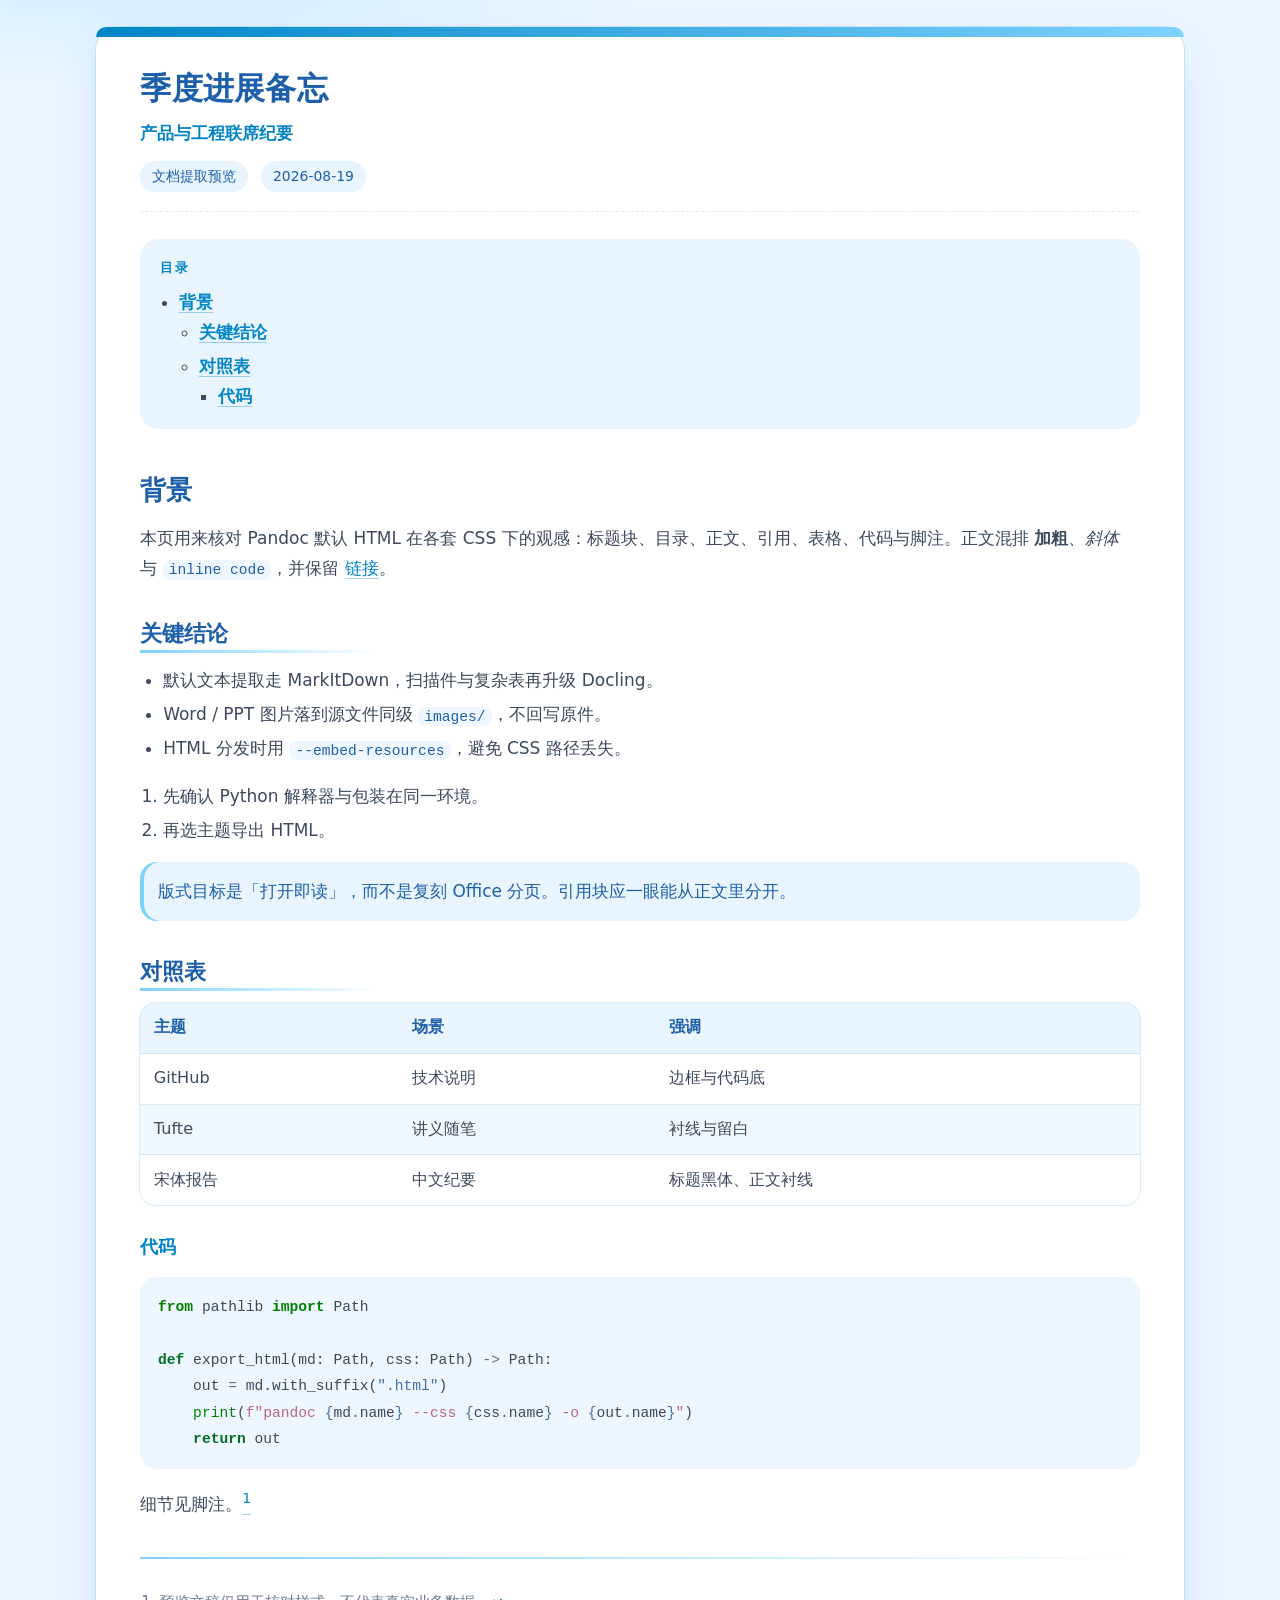
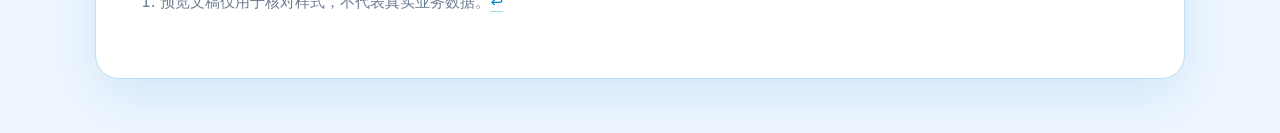
<file: skills/document-extract/pandoc-css/preview/fresh-sky.html>
<!DOCTYPE html>
<html xmlns="http://www.w3.org/1999/xhtml" lang="zh-CN" xml:lang="zh-CN">
<head>
  <meta charset="utf-8" />
  <meta name="generator" content="pandoc" />
  <meta name="viewport" content="width=device-width, initial-scale=1.0, user-scalable=yes" />
  <meta name="author" content="文档提取预览" />
  <meta name="dcterms.date" content="2026-08-19" />
  <title>季度进展备忘</title>
  <style>
code{white-space: pre-wrap;}
span.smallcaps{font-variant: small-caps;}
div.columns{display: flex; gap: min(4vw, 1.5em);}
div.column{flex: auto; overflow-x: auto;}
div.hanging-indent{margin-left: 1.5em; text-indent: -1.5em;}

ul.task-list[class]{list-style: none;}
ul.task-list li input[type="checkbox"] {
font-size: inherit;
width: 0.8em;
margin: 0 0.8em 0.2em -1.6em;
vertical-align: middle;
}
.display.math{display: block; text-align: center; margin: 0.5rem auto;}

pre > code.sourceCode { white-space: pre; position: relative; }
pre > code.sourceCode > span { line-height: 1.25; }
pre > code.sourceCode > span:empty { height: 1.2em; }
.sourceCode { overflow: visible; }
code.sourceCode > span { color: inherit; text-decoration: inherit; }
div.sourceCode { margin: 1em 0; }
pre.sourceCode { margin: 0; }
@media screen {
div.sourceCode { overflow: auto; }
}
@media print {
pre > code.sourceCode { white-space: pre-wrap; }
pre > code.sourceCode > span { text-indent: -5em; padding-left: 5em; }
}
pre.numberSource code
{ counter-reset: source-line 0; }
pre.numberSource code > span
{ position: relative; left: -4em; counter-increment: source-line; }
pre.numberSource code > span > a:first-child::before
{ content: counter(source-line);
position: relative; left: -1em; text-align: right; vertical-align: baseline;
border: none; display: inline-block;
-webkit-touch-callout: none; -webkit-user-select: none;
-khtml-user-select: none; -moz-user-select: none;
-ms-user-select: none; user-select: none;
padding: 0 4px; width: 4em;
color: #aaaaaa;
}
pre.numberSource { margin-left: 3em; border-left: 1px solid #aaaaaa; padding-left: 4px; }
div.sourceCode
{ }
@media screen {
pre > code.sourceCode > span > a:first-child::before { text-decoration: underline; }
}
code span.al { color: #ff0000; font-weight: bold; } 
code span.an { color: #60a0b0; font-weight: bold; font-style: italic; } 
code span.at { color: #7d9029; } 
code span.bn { color: #40a070; } 
code span.bu { color: #008000; } 
code span.cf { color: #007020; font-weight: bold; } 
code span.ch { color: #4070a0; } 
code span.cn { color: #880000; } 
code span.co { color: #60a0b0; font-style: italic; } 
code span.cv { color: #60a0b0; font-weight: bold; font-style: italic; } 
code span.do { color: #ba2121; font-style: italic; } 
code span.dt { color: #902000; } 
code span.dv { color: #40a070; } 
code span.er { color: #ff0000; font-weight: bold; } 
code span.ex { } 
code span.fl { color: #40a070; } 
code span.fu { color: #06287e; } 
code span.im { color: #008000; font-weight: bold; } 
code span.in { color: #60a0b0; font-weight: bold; font-style: italic; } 
code span.kw { color: #007020; font-weight: bold; } 
code span.op { color: #666666; } 
code span.ot { color: #007020; } 
code span.pp { color: #bc7a00; } 
code span.sc { color: #4070a0; } 
code span.ss { color: #bb6688; } 
code span.st { color: #4070a0; } 
code span.va { color: #19177c; } 
code span.vs { color: #4070a0; } 
code span.wa { color: #60a0b0; font-weight: bold; font-style: italic; } 
</style>
  <style type="text/css">
:root {
--page: #eef6ff;
--card: #ffffff;
--fg: #3b4a5c;
--muted: #6b7c90;
--heading: #1d5fa8;
--accent: #0284c7;
--accent-2: #7dd3fc;
--wash: #e8f4fe;
--code: #eef7ff;
--shadow: 0 18px 50px rgba(2, 132, 199, 0.12);
--ring: rgba(2, 132, 199, 0.14);
--measure: 64rem;
--radius: 1.35rem;
--sans: "Noto Sans SC", "Noto Sans CJK SC", "PingFang SC", "Microsoft YaHei",
ui-sans-serif, system-ui, sans-serif;
--mono: "Noto Sans Mono CJK SC", ui-monospace, "SF Mono", Menlo, Consolas, monospace;
}
*,
*::before,
*::after { box-sizing: border-box; }
html {
font-size: 17px;
background:
radial-gradient(1200px 480px at 12% -10%, rgba(125, 211, 252, 0.55) 0%, transparent 55%),
var(--page);
min-height: 100%;
}
body {
margin: 1.6rem auto 3.2rem;
max-width: min(var(--measure), calc(100vw - 4rem));
padding: 0 2.6rem 2.8rem;
color: var(--fg);
background: var(--card);
border-radius: var(--radius);
box-shadow: var(--shadow);
outline: 1px solid var(--ring);
font-family: var(--sans);
line-height: 1.78;
}
body::before {
content: "";
display: block;
height: 10px;
margin: 0 -2.6rem 1.8rem;
border-radius: var(--radius) var(--radius) 0 0;
background: linear-gradient(90deg, var(--accent), var(--accent-2));
}
#title-block-header {
margin: 0 0 1.6rem;
padding: 0 0 1.15rem;
border-bottom: 1px dashed var(--ring);
}
#title-block-header .title {
margin: 0;
color: var(--heading);
font-size: 1.85rem;
font-weight: 720;
letter-spacing: 0.01em;
line-height: 1.3;
border: 0;
}
#title-block-header .subtitle {
margin: 0.55rem 0 0;
color: var(--accent);
font-size: 1.02rem;
font-weight: 650;
}
#title-block-header .author,
#title-block-header .date {
display: inline-block;
margin: 0.7rem 0.45rem 0 0;
padding: 0.18rem 0.7rem;
color: var(--heading);
background: var(--wash);
border-radius: 999px;
font-size: 0.82rem;
}
nav#TOC {
margin: 0 0 1.8rem;
padding: 1rem 1.15rem 1.05rem;
background: var(--wash);
border-radius: 1.1rem;
}
nav#TOC::before {
content: "目录";
display: block;
margin-bottom: 0.4rem;
color: var(--accent);
font-size: 0.78rem;
font-weight: 750;
letter-spacing: 0.18em;
}
nav#TOC ul { margin: 0; padding-left: 1.15rem; }
nav#TOC a { font-weight: 600; }
h1, h2, h3, h4, h5, h6 {
color: var(--heading);
font-weight: 720;
line-height: 1.35;
margin: 1.65em 0 0.55em;
}
h1 { font-size: 1.55rem; }
h2 {
font-size: 1.28rem;
padding-bottom: 0.28rem;
background: linear-gradient(90deg, var(--accent-2), transparent 14rem);
background-repeat: no-repeat;
background-size: 14rem 3px;
background-position: 0 100%;
}
h3 { font-size: 1.08rem; color: var(--accent); }
h4 { font-size: 1rem; }
p { margin: 0 0 1em; }
a {
color: var(--accent);
text-decoration: none;
border-bottom: 1px solid color-mix(in srgb, var(--accent) 35%, transparent);
}
a:hover {
color: var(--heading);
border-bottom-color: var(--accent);
}
ul, ol { margin: 0 0 1em; padding-left: 1.35em; }
li + li { margin-top: 0.22em; }
blockquote {
margin: 0 0 1.15em;
padding: 0.85em 1.05em;
color: var(--heading);
background: var(--wash);
border: 0;
border-radius: 1rem;
box-shadow: inset 4px 0 0 var(--accent-2);
}
blockquote p { margin: 0; }
code, kbd, samp {
font-family: var(--mono);
font-size: 0.86em;
color: var(--heading);
background: var(--code);
padding: 0.12em 0.42em;
border-radius: 0.45rem;
}
pre, div.sourceCode {
background: var(--code);
border-radius: 1rem;
overflow-x: auto;
}
pre {
margin: 0 0 1.15em;
padding: 1rem 1.05rem;
line-height: 1.55;
}
pre code {
background: transparent;
padding: 0;
font-size: 0.86em;
color: var(--fg);
}
table {
width: 100%;
border-collapse: separate;
border-spacing: 0;
margin: 0 0 1.15em;
overflow: hidden;
border-radius: 0.9rem;
outline: 1px solid var(--ring);
font-size: 0.95rem;
}
th, td {
padding: 0.62rem 0.8rem;
text-align: left;
border-bottom: 1px solid var(--ring);
}
tbody tr:last-child td { border-bottom: 0; }
thead th {
background: var(--wash);
color: var(--heading);
font-weight: 700;
}
tbody tr:nth-child(even) { background: color-mix(in srgb, var(--wash) 55%, white); }
img, svg, video {
max-width: 100%;
height: auto;
border-radius: 0.9rem;
}
figure { margin: 0 0 1.2em; }
figcaption {
margin-top: 0.45em;
color: var(--muted);
font-size: 0.86rem;
text-align: center;
}
hr {
border: 0;
height: 2px;
margin: 1.8rem 0;
background: linear-gradient(90deg, var(--accent-2), transparent);
}
.footnotes, section.footnotes {
margin-top: 2.2rem;
color: var(--muted);
font-size: 0.88rem;
}
@media (max-width: 720px) {
body {
margin: 0;
border-radius: 0;
outline: 0;
box-shadow: none;
padding: 0 1.05rem 2.2rem;
}
body::before {
margin: 0 -1.05rem 1.3rem;
border-radius: 0;
}
}
@media print {
html, body { background: #fff; }
body {
margin: 0;
max-width: none;
box-shadow: none;
outline: 0;
}
body::before { display: none; }
}
</style>
</head>
<body>
<header id="title-block-header">
<h1 class="title">季度进展备忘</h1>
<p class="subtitle">产品与工程联席纪要</p>
<p class="author">文档提取预览</p>
<p class="date">2026-08-19</p>
</header>
<nav id="TOC" role="doc-toc">
<ul>
<li><a href="#背景" id="toc-背景">背景</a>
<ul>
<li><a href="#关键结论" id="toc-关键结论">关键结论</a></li>
<li><a href="#对照表" id="toc-对照表">对照表</a>
<ul>
<li><a href="#代码" id="toc-代码">代码</a></li>
</ul></li>
</ul></li>
</ul>
</nav>
<h1 id="背景">背景</h1>
<p>本页用来核对 Pandoc 默认 HTML 在各套 CSS
下的观感：标题块、目录、正文、引用、表格、代码与脚注。正文混排
<strong>加粗</strong>、<em>斜体</em> 与 <code>inline code</code>，并保留
<a href="https://github.com/sindresorhus/github-markdown-css">链接</a>。</p>
<h2 id="关键结论">关键结论</h2>
<ul>
<li>默认文本提取走 MarkItDown，扫描件与复杂表再升级 Docling。</li>
<li>Word / PPT 图片落到源文件同级
<code>images/</code>，不回写原件。</li>
<li>HTML 分发时用 <code>--embed-resources</code>，避免 CSS
路径丢失。</li>
</ul>
<ol type="1">
<li>先确认 Python 解释器与包装在同一环境。</li>
<li>再选主题导出 HTML。</li>
</ol>
<blockquote>
<p>版式目标是「打开即读」，而不是复刻 Office
分页。引用块应一眼能从正文里分开。</p>
</blockquote>
<h2 id="对照表">对照表</h2>
<table>
<thead>
<tr class="header">
<th>主题</th>
<th>场景</th>
<th>强调</th>
</tr>
</thead>
<tbody>
<tr class="odd">
<td>GitHub</td>
<td>技术说明</td>
<td>边框与代码底</td>
</tr>
<tr class="even">
<td>Tufte</td>
<td>讲义随笔</td>
<td>衬线与留白</td>
</tr>
<tr class="odd">
<td>宋体报告</td>
<td>中文纪要</td>
<td>标题黑体、正文衬线</td>
</tr>
</tbody>
</table>
<h3 id="代码">代码</h3>
<div class="sourceCode" id="cb1"><pre class="sourceCode python"><code class="sourceCode python"><span id="cb1-1"><a href="#cb1-1" aria-hidden="true" tabindex="-1"></a><span class="im">from</span> pathlib <span class="im">import</span> Path</span>
<span id="cb1-2"><a href="#cb1-2" aria-hidden="true" tabindex="-1"></a></span>
<span id="cb1-3"><a href="#cb1-3" aria-hidden="true" tabindex="-1"></a><span class="kw">def</span> export_html(md: Path, css: Path) <span class="op">-&gt;</span> Path:</span>
<span id="cb1-4"><a href="#cb1-4" aria-hidden="true" tabindex="-1"></a>    out <span class="op">=</span> md.with_suffix(<span class="st">&quot;.html&quot;</span>)</span>
<span id="cb1-5"><a href="#cb1-5" aria-hidden="true" tabindex="-1"></a>    <span class="bu">print</span>(<span class="ss">f&quot;pandoc </span><span class="sc">{</span>md<span class="sc">.</span>name<span class="sc">}</span><span class="ss"> --css </span><span class="sc">{</span>css<span class="sc">.</span>name<span class="sc">}</span><span class="ss"> -o </span><span class="sc">{</span>out<span class="sc">.</span>name<span class="sc">}</span><span class="ss">&quot;</span>)</span>
<span id="cb1-6"><a href="#cb1-6" aria-hidden="true" tabindex="-1"></a>    <span class="cf">return</span> out</span></code></pre></div>
<p>细节见脚注。<a href="#fn1" class="footnote-ref" id="fnref1" role="doc-noteref"><sup>1</sup></a></p>
<aside id="footnotes" class="footnotes footnotes-end-of-document" role="doc-endnotes">
<hr />
<ol>
<li id="fn1"><p>预览文稿仅用于核对样式，不代表真实业务数据。<a href="#fnref1" class="footnote-back" role="doc-backlink">↩︎</a></p></li>
</ol>
</aside>
</body>
</html>
</file>
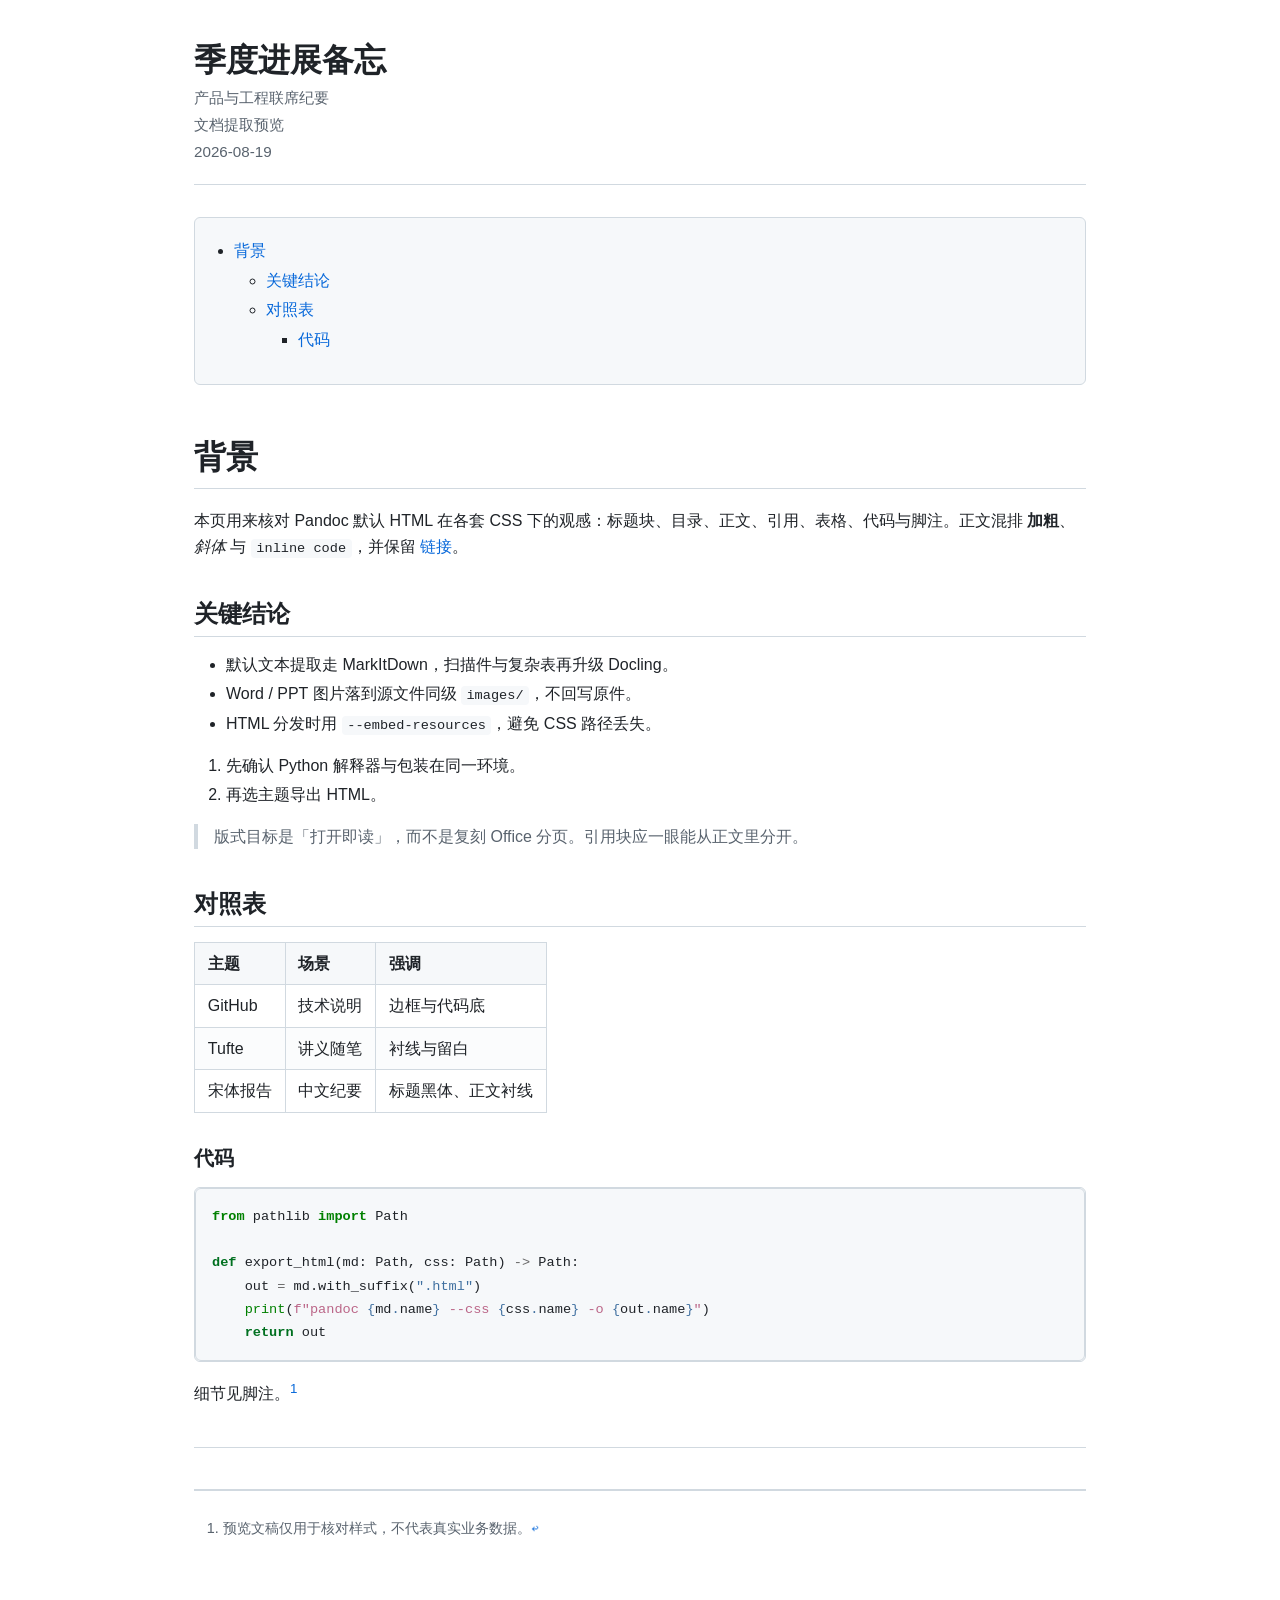
<file: skills/document-extract/pandoc-css/preview/github-doc.html>
<!DOCTYPE html>
<html xmlns="http://www.w3.org/1999/xhtml" lang="zh-CN" xml:lang="zh-CN">
<head>
  <meta charset="utf-8" />
  <meta name="generator" content="pandoc" />
  <meta name="viewport" content="width=device-width, initial-scale=1.0, user-scalable=yes" />
  <meta name="author" content="文档提取预览" />
  <meta name="dcterms.date" content="2026-08-19" />
  <title>季度进展备忘</title>
  <style>
code{white-space: pre-wrap;}
span.smallcaps{font-variant: small-caps;}
div.columns{display: flex; gap: min(4vw, 1.5em);}
div.column{flex: auto; overflow-x: auto;}
div.hanging-indent{margin-left: 1.5em; text-indent: -1.5em;}

ul.task-list[class]{list-style: none;}
ul.task-list li input[type="checkbox"] {
font-size: inherit;
width: 0.8em;
margin: 0 0.8em 0.2em -1.6em;
vertical-align: middle;
}
.display.math{display: block; text-align: center; margin: 0.5rem auto;}

pre > code.sourceCode { white-space: pre; position: relative; }
pre > code.sourceCode > span { line-height: 1.25; }
pre > code.sourceCode > span:empty { height: 1.2em; }
.sourceCode { overflow: visible; }
code.sourceCode > span { color: inherit; text-decoration: inherit; }
div.sourceCode { margin: 1em 0; }
pre.sourceCode { margin: 0; }
@media screen {
div.sourceCode { overflow: auto; }
}
@media print {
pre > code.sourceCode { white-space: pre-wrap; }
pre > code.sourceCode > span { text-indent: -5em; padding-left: 5em; }
}
pre.numberSource code
{ counter-reset: source-line 0; }
pre.numberSource code > span
{ position: relative; left: -4em; counter-increment: source-line; }
pre.numberSource code > span > a:first-child::before
{ content: counter(source-line);
position: relative; left: -1em; text-align: right; vertical-align: baseline;
border: none; display: inline-block;
-webkit-touch-callout: none; -webkit-user-select: none;
-khtml-user-select: none; -moz-user-select: none;
-ms-user-select: none; user-select: none;
padding: 0 4px; width: 4em;
color: #aaaaaa;
}
pre.numberSource { margin-left: 3em; border-left: 1px solid #aaaaaa; padding-left: 4px; }
div.sourceCode
{ }
@media screen {
pre > code.sourceCode > span > a:first-child::before { text-decoration: underline; }
}
code span.al { color: #ff0000; font-weight: bold; } 
code span.an { color: #60a0b0; font-weight: bold; font-style: italic; } 
code span.at { color: #7d9029; } 
code span.bn { color: #40a070; } 
code span.bu { color: #008000; } 
code span.cf { color: #007020; font-weight: bold; } 
code span.ch { color: #4070a0; } 
code span.cn { color: #880000; } 
code span.co { color: #60a0b0; font-style: italic; } 
code span.cv { color: #60a0b0; font-weight: bold; font-style: italic; } 
code span.do { color: #ba2121; font-style: italic; } 
code span.dt { color: #902000; } 
code span.dv { color: #40a070; } 
code span.er { color: #ff0000; font-weight: bold; } 
code span.ex { } 
code span.fl { color: #40a070; } 
code span.fu { color: #06287e; } 
code span.im { color: #008000; font-weight: bold; } 
code span.in { color: #60a0b0; font-weight: bold; font-style: italic; } 
code span.kw { color: #007020; font-weight: bold; } 
code span.op { color: #666666; } 
code span.ot { color: #007020; } 
code span.pp { color: #bc7a00; } 
code span.sc { color: #4070a0; } 
code span.ss { color: #bb6688; } 
code span.st { color: #4070a0; } 
code span.va { color: #19177c; } 
code span.vs { color: #4070a0; } 
code span.wa { color: #60a0b0; font-weight: bold; font-style: italic; } 
</style>
  <style type="text/css">
:root {
--bg: #ffffff;
--fg: #1f2328;
--muted: #59636e;
--link: #0969da;
--link-hover: #0550ae;
--border: #d1d9e0;
--subtle: #f6f8fa;
--code: #1f2328;
--quote: #59636e;
--thead: #f6f8fa;
--shadow: rgba(31, 35, 40, 0.08);
--radius: 6px;
--measure: 980px;
--sans: -apple-system, BlinkMacSystemFont, "Segoe UI", "Noto Sans SC",
"Noto Sans CJK SC", "PingFang SC", "Microsoft YaHei", Helvetica, Arial,
sans-serif;
--mono: ui-monospace, SFMono-Regular, "SF Mono", Menlo, Consolas,
"Liberation Mono", monospace;
}
*,
*::before,
*::after { box-sizing: border-box; }
html { font-size: 16px; }
body {
margin: 0 auto;
max-width: var(--measure);
padding: 2.5rem 2.75rem 4rem;
color: var(--fg);
background: var(--bg);
font-family: var(--sans);
font-size: 16px;
line-height: 1.6;
word-wrap: break-word;
}
#title-block-header {
margin: 0 0 2rem;
padding-bottom: 1.25rem;
border-bottom: 1px solid var(--border);
}
#title-block-header .title {
margin: 0 0 0.4rem;
font-size: 2rem;
font-weight: 600;
line-height: 1.25;
padding-bottom: 0;
border: 0;
}
#title-block-header .subtitle,
#title-block-header .author,
#title-block-header .date {
margin: 0.15rem 0 0;
color: var(--muted);
font-size: 0.95rem;
font-weight: 400;
}
nav#TOC {
margin: 0 0 2rem;
padding: 1rem 1.25rem;
background: var(--subtle);
border: 1px solid var(--border);
border-radius: var(--radius);
}
nav#TOC > ul { margin: 0; padding-left: 1.2rem; }
nav#TOC li { margin: 0.25rem 0; }
nav#TOC a { font-weight: 500; }
h1, h2, h3, h4, h5, h6 {
margin-top: 1.6em;
margin-bottom: 0.6em;
font-weight: 600;
line-height: 1.3;
}
h1 { font-size: 2rem; padding-bottom: 0.3em; border-bottom: 1px solid var(--border); }
h2 { font-size: 1.5rem; padding-bottom: 0.3em; border-bottom: 1px solid var(--border); }
h3 { font-size: 1.25rem; }
h4 { font-size: 1rem; }
h5, h6 { font-size: 0.875rem; color: var(--muted); }
p { margin: 0 0 1em; }
a { color: var(--link); text-decoration: none; }
a:hover { color: var(--link-hover); text-decoration: underline; }
ul, ol { margin: 0 0 1em; padding-left: 2em; }
li + li { margin-top: 0.25em; }
li > p { margin-bottom: 0.4em; }
blockquote {
margin: 0 0 1em;
padding: 0 1em;
color: var(--quote);
border-left: 0.25em solid var(--border);
}
code, kbd, samp {
font-family: var(--mono);
font-size: 85%;
background: var(--subtle);
padding: 0.15em 0.4em;
border-radius: 4px;
}
pre, div.sourceCode {
background: var(--subtle);
border: 1px solid var(--border);
border-radius: var(--radius);
overflow-x: auto;
}
pre {
margin: 0 0 1em;
padding: 1rem;
line-height: 1.45;
}
pre code {
background: transparent;
padding: 0;
font-size: 85%;
white-space: pre;
}
table {
width: 100%;
border-collapse: collapse;
margin: 0 0 1em;
display: block;
overflow-x: auto;
}
th, td {
padding: 0.5rem 0.8rem;
border: 1px solid var(--border);
text-align: left;
}
thead th { background: var(--thead); font-weight: 600; }
tbody tr:nth-child(even) { background: #fbfcfd; }
img, svg, video {
max-width: 100%;
height: auto;
}
figure { margin: 0 0 1.25em; }
figcaption { margin-top: 0.4em; color: var(--muted); font-size: 0.875rem; text-align: center; }
hr {
height: 0.15em;
margin: 1.75em 0;
background: var(--border);
border: 0;
}
.footnotes, section.footnotes {
margin-top: 2.5rem;
padding-top: 1rem;
border-top: 1px solid var(--border);
color: var(--muted);
font-size: 0.9rem;
}
@media (max-width: 720px) {
body { padding: 1.25rem 1rem 2.5rem; }
}
@media print {
body { max-width: none; padding: 0; }
nav#TOC { break-after: page; }
pre, table, img { break-inside: avoid; }
a { color: inherit; text-decoration: underline; }
}
</style>
</head>
<body>
<header id="title-block-header">
<h1 class="title">季度进展备忘</h1>
<p class="subtitle">产品与工程联席纪要</p>
<p class="author">文档提取预览</p>
<p class="date">2026-08-19</p>
</header>
<nav id="TOC" role="doc-toc">
<ul>
<li><a href="#背景" id="toc-背景">背景</a>
<ul>
<li><a href="#关键结论" id="toc-关键结论">关键结论</a></li>
<li><a href="#对照表" id="toc-对照表">对照表</a>
<ul>
<li><a href="#代码" id="toc-代码">代码</a></li>
</ul></li>
</ul></li>
</ul>
</nav>
<h1 id="背景">背景</h1>
<p>本页用来核对 Pandoc 默认 HTML 在各套 CSS
下的观感：标题块、目录、正文、引用、表格、代码与脚注。正文混排
<strong>加粗</strong>、<em>斜体</em> 与 <code>inline code</code>，并保留
<a href="https://github.com/sindresorhus/github-markdown-css">链接</a>。</p>
<h2 id="关键结论">关键结论</h2>
<ul>
<li>默认文本提取走 MarkItDown，扫描件与复杂表再升级 Docling。</li>
<li>Word / PPT 图片落到源文件同级
<code>images/</code>，不回写原件。</li>
<li>HTML 分发时用 <code>--embed-resources</code>，避免 CSS
路径丢失。</li>
</ul>
<ol type="1">
<li>先确认 Python 解释器与包装在同一环境。</li>
<li>再选主题导出 HTML。</li>
</ol>
<blockquote>
<p>版式目标是「打开即读」，而不是复刻 Office
分页。引用块应一眼能从正文里分开。</p>
</blockquote>
<h2 id="对照表">对照表</h2>
<table>
<thead>
<tr class="header">
<th>主题</th>
<th>场景</th>
<th>强调</th>
</tr>
</thead>
<tbody>
<tr class="odd">
<td>GitHub</td>
<td>技术说明</td>
<td>边框与代码底</td>
</tr>
<tr class="even">
<td>Tufte</td>
<td>讲义随笔</td>
<td>衬线与留白</td>
</tr>
<tr class="odd">
<td>宋体报告</td>
<td>中文纪要</td>
<td>标题黑体、正文衬线</td>
</tr>
</tbody>
</table>
<h3 id="代码">代码</h3>
<div class="sourceCode" id="cb1"><pre class="sourceCode python"><code class="sourceCode python"><span id="cb1-1"><a href="#cb1-1" aria-hidden="true" tabindex="-1"></a><span class="im">from</span> pathlib <span class="im">import</span> Path</span>
<span id="cb1-2"><a href="#cb1-2" aria-hidden="true" tabindex="-1"></a></span>
<span id="cb1-3"><a href="#cb1-3" aria-hidden="true" tabindex="-1"></a><span class="kw">def</span> export_html(md: Path, css: Path) <span class="op">-&gt;</span> Path:</span>
<span id="cb1-4"><a href="#cb1-4" aria-hidden="true" tabindex="-1"></a>    out <span class="op">=</span> md.with_suffix(<span class="st">&quot;.html&quot;</span>)</span>
<span id="cb1-5"><a href="#cb1-5" aria-hidden="true" tabindex="-1"></a>    <span class="bu">print</span>(<span class="ss">f&quot;pandoc </span><span class="sc">{</span>md<span class="sc">.</span>name<span class="sc">}</span><span class="ss"> --css </span><span class="sc">{</span>css<span class="sc">.</span>name<span class="sc">}</span><span class="ss"> -o </span><span class="sc">{</span>out<span class="sc">.</span>name<span class="sc">}</span><span class="ss">&quot;</span>)</span>
<span id="cb1-6"><a href="#cb1-6" aria-hidden="true" tabindex="-1"></a>    <span class="cf">return</span> out</span></code></pre></div>
<p>细节见脚注。<a href="#fn1" class="footnote-ref" id="fnref1" role="doc-noteref"><sup>1</sup></a></p>
<aside id="footnotes" class="footnotes footnotes-end-of-document" role="doc-endnotes">
<hr />
<ol>
<li id="fn1"><p>预览文稿仅用于核对样式，不代表真实业务数据。<a href="#fnref1" class="footnote-back" role="doc-backlink">↩︎</a></p></li>
</ol>
</aside>
</body>
</html>
</file>
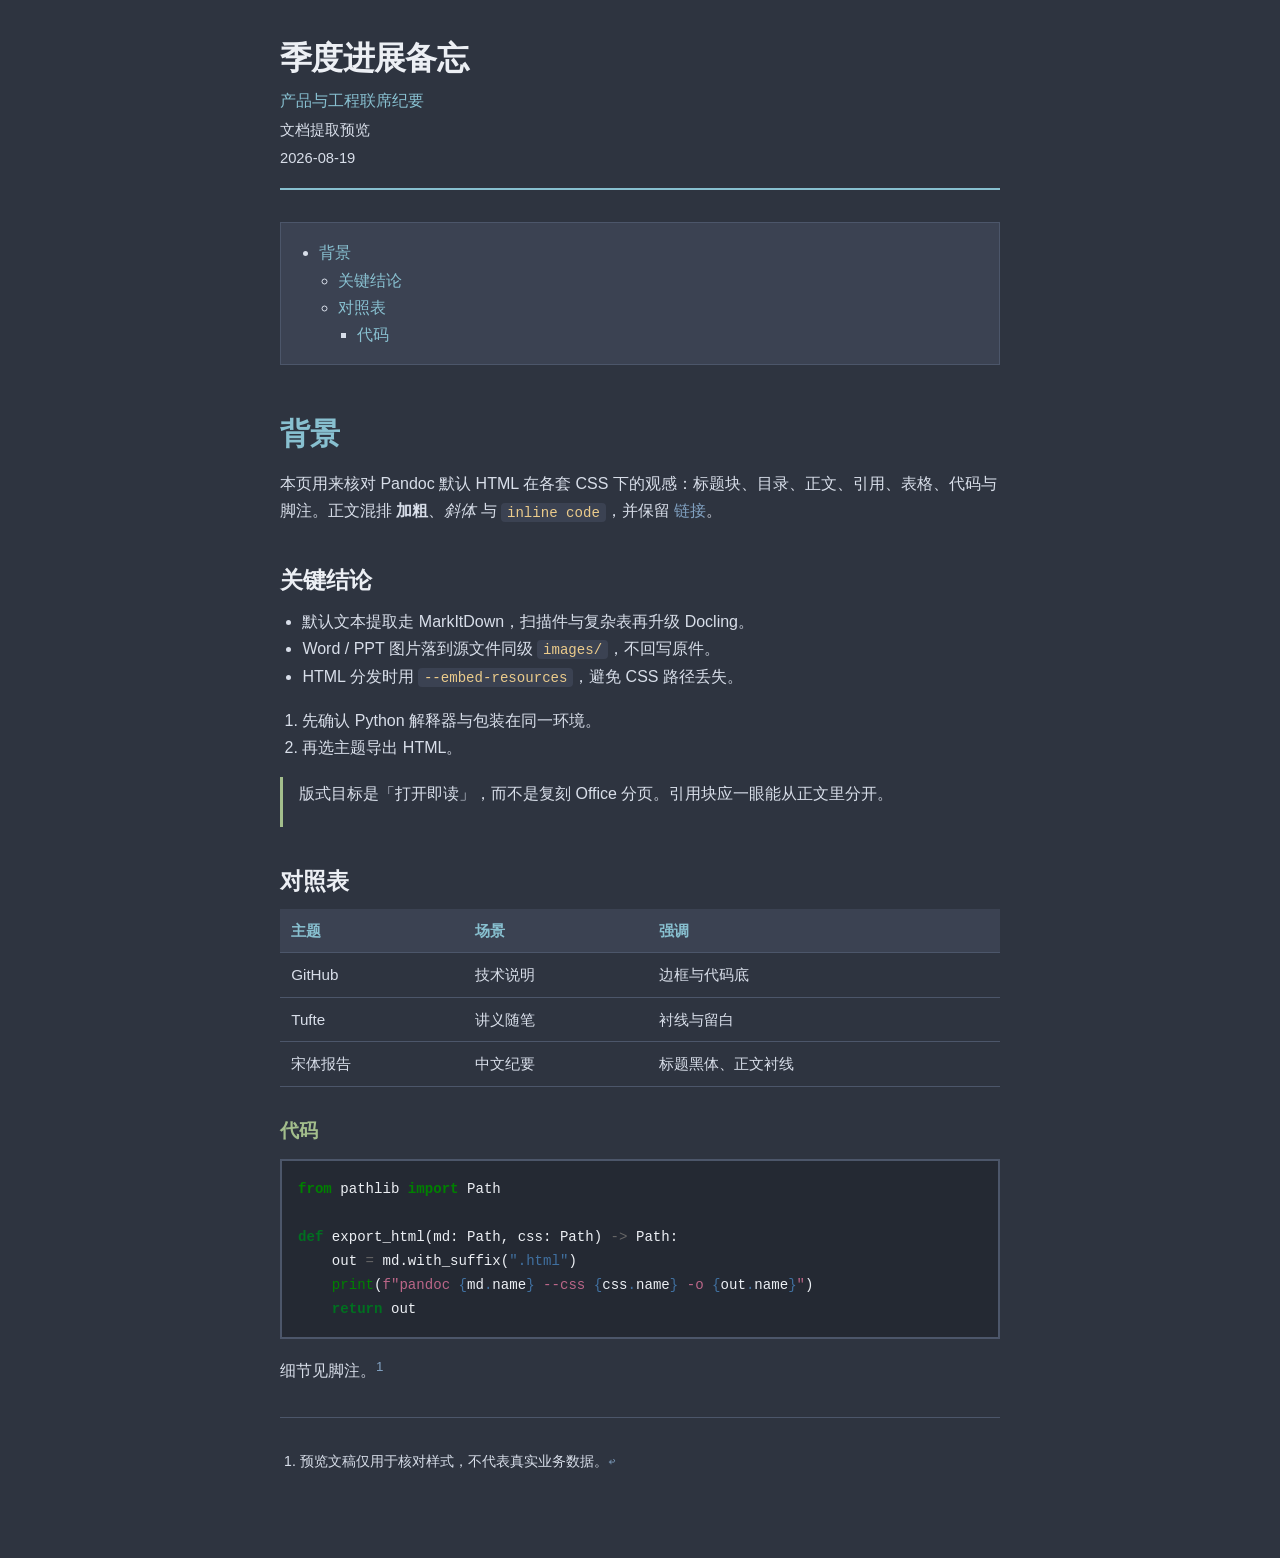
<file: skills/document-extract/pandoc-css/preview/nord-night.html>
<!DOCTYPE html>
<html xmlns="http://www.w3.org/1999/xhtml" lang="zh-CN" xml:lang="zh-CN">
<head>
  <meta charset="utf-8" />
  <meta name="generator" content="pandoc" />
  <meta name="viewport" content="width=device-width, initial-scale=1.0, user-scalable=yes" />
  <meta name="author" content="文档提取预览" />
  <meta name="dcterms.date" content="2026-08-19" />
  <title>季度进展备忘</title>
  <style>
code{white-space: pre-wrap;}
span.smallcaps{font-variant: small-caps;}
div.columns{display: flex; gap: min(4vw, 1.5em);}
div.column{flex: auto; overflow-x: auto;}
div.hanging-indent{margin-left: 1.5em; text-indent: -1.5em;}

ul.task-list[class]{list-style: none;}
ul.task-list li input[type="checkbox"] {
font-size: inherit;
width: 0.8em;
margin: 0 0.8em 0.2em -1.6em;
vertical-align: middle;
}
.display.math{display: block; text-align: center; margin: 0.5rem auto;}

pre > code.sourceCode { white-space: pre; position: relative; }
pre > code.sourceCode > span { line-height: 1.25; }
pre > code.sourceCode > span:empty { height: 1.2em; }
.sourceCode { overflow: visible; }
code.sourceCode > span { color: inherit; text-decoration: inherit; }
div.sourceCode { margin: 1em 0; }
pre.sourceCode { margin: 0; }
@media screen {
div.sourceCode { overflow: auto; }
}
@media print {
pre > code.sourceCode { white-space: pre-wrap; }
pre > code.sourceCode > span { text-indent: -5em; padding-left: 5em; }
}
pre.numberSource code
{ counter-reset: source-line 0; }
pre.numberSource code > span
{ position: relative; left: -4em; counter-increment: source-line; }
pre.numberSource code > span > a:first-child::before
{ content: counter(source-line);
position: relative; left: -1em; text-align: right; vertical-align: baseline;
border: none; display: inline-block;
-webkit-touch-callout: none; -webkit-user-select: none;
-khtml-user-select: none; -moz-user-select: none;
-ms-user-select: none; user-select: none;
padding: 0 4px; width: 4em;
color: #aaaaaa;
}
pre.numberSource { margin-left: 3em; border-left: 1px solid #aaaaaa; padding-left: 4px; }
div.sourceCode
{ }
@media screen {
pre > code.sourceCode > span > a:first-child::before { text-decoration: underline; }
}
code span.al { color: #ff0000; font-weight: bold; } 
code span.an { color: #60a0b0; font-weight: bold; font-style: italic; } 
code span.at { color: #7d9029; } 
code span.bn { color: #40a070; } 
code span.bu { color: #008000; } 
code span.cf { color: #007020; font-weight: bold; } 
code span.ch { color: #4070a0; } 
code span.cn { color: #880000; } 
code span.co { color: #60a0b0; font-style: italic; } 
code span.cv { color: #60a0b0; font-weight: bold; font-style: italic; } 
code span.do { color: #ba2121; font-style: italic; } 
code span.dt { color: #902000; } 
code span.dv { color: #40a070; } 
code span.er { color: #ff0000; font-weight: bold; } 
code span.ex { } 
code span.fl { color: #40a070; } 
code span.fu { color: #06287e; } 
code span.im { color: #008000; font-weight: bold; } 
code span.in { color: #60a0b0; font-weight: bold; font-style: italic; } 
code span.kw { color: #007020; font-weight: bold; } 
code span.op { color: #666666; } 
code span.ot { color: #007020; } 
code span.pp { color: #bc7a00; } 
code span.sc { color: #4070a0; } 
code span.ss { color: #bb6688; } 
code span.st { color: #4070a0; } 
code span.va { color: #19177c; } 
code span.vs { color: #4070a0; } 
code span.wa { color: #60a0b0; font-weight: bold; font-style: italic; } 
</style>
  <style type="text/css">
:root {
--bg: #2e3440;
--bg-elev: #3b4252;
--fg: #eceff4;
--muted: #d8dee9;
--frost: #88c0d0;
--link: #81a1c1;
--aurora: #a3be8c;
--warn: #ebcb8b;
--border: #4c566a;
--measure: 48rem;
--sans: "Iosevka Aile", "IBM Plex Sans", "Noto Sans SC", "Noto Sans CJK SC",
"Segoe UI", sans-serif;
--mono: "JetBrains Mono", "Iosevka", "Fira Code", ui-monospace, Menlo, Consolas, monospace;
}
*,
*::before,
*::after { box-sizing: border-box; }
html { color-scheme: dark; font-size: 16px; }
body {
margin: 0 auto;
max-width: var(--measure);
padding: 2.4rem 1.5rem 4.5rem;
color: var(--fg);
background: var(--bg);
font-family: var(--sans);
line-height: 1.7;
}
#title-block-header {
margin: 0 0 2rem;
padding-bottom: 1.1rem;
border-bottom: 2px solid var(--frost);
}
#title-block-header .title {
margin: 0;
font-size: 2rem;
font-weight: 650;
letter-spacing: -0.02em;
color: var(--fg);
border: 0;
}
#title-block-header .subtitle { color: var(--frost); margin: 0.45rem 0 0; }
#title-block-header .author,
#title-block-header .date {
margin: 0.2rem 0 0;
color: var(--muted);
font-size: 0.92rem;
}
nav#TOC {
margin: 0 0 2rem;
padding: 1rem 1.15rem;
background: var(--bg-elev);
border: 1px solid var(--border);
}
nav#TOC ul { margin: 0; padding-left: 1.2rem; }
nav#TOC a { color: var(--frost); }
h1, h2, h3, h4, h5, h6 {
color: var(--fg);
font-weight: 650;
line-height: 1.3;
margin: 1.7em 0 0.55em;
}
h1 { font-size: 1.85rem; color: var(--frost); }
h2 { font-size: 1.45rem; }
h3 { font-size: 1.18rem; color: var(--aurora); }
p { margin: 0 0 1em; color: var(--muted); }
li, td, th { color: var(--muted); }
a { color: var(--link); text-decoration: none; }
a:hover { color: var(--frost); text-decoration: underline; }
ul, ol { margin: 0 0 1em; padding-left: 1.4em; }
blockquote {
margin: 0 0 1.1em;
padding: 0.2em 0 0.2em 1em;
border-left: 3px solid var(--aurora);
color: var(--fg);
}
code, kbd, samp {
font-family: var(--mono);
font-size: 0.88em;
color: var(--warn);
background: var(--bg-elev);
padding: 0.12em 0.4em;
border-radius: 4px;
}
pre, div.sourceCode {
background: #242933;
border: 1px solid var(--border);
overflow-x: auto;
}
pre {
margin: 0 0 1.15em;
padding: 1rem;
line-height: 1.5;
}
pre code {
color: var(--fg);
background: transparent;
padding: 0;
}
table {
width: 100%;
border-collapse: collapse;
margin: 0 0 1.15em;
font-size: 0.95rem;
}
th, td {
padding: 0.55rem 0.7rem;
border-bottom: 1px solid var(--border);
text-align: left;
}
thead th {
color: var(--frost);
background: var(--bg-elev);
}
img, svg, video { max-width: 100%; height: auto; }
figure { margin: 0 0 1.2em; }
figcaption { color: var(--muted); font-size: 0.85rem; }
hr {
border: 0;
height: 1px;
background: var(--border);
margin: 2rem 0;
}
.footnotes, section.footnotes {
color: var(--muted);
font-size: 0.88rem;
}
::selection { background: #5e81ac; color: #eceff4; }
@media (max-width: 720px) {
body { padding: 1.2rem 0.9rem 3rem; }
}
@media print {
html { color-scheme: light; }
body { background: #fff; color: #111; }
p, li, td, th { color: #222; }
pre { border: 1px solid #ccc; }
}
</style>
</head>
<body>
<header id="title-block-header">
<h1 class="title">季度进展备忘</h1>
<p class="subtitle">产品与工程联席纪要</p>
<p class="author">文档提取预览</p>
<p class="date">2026-08-19</p>
</header>
<nav id="TOC" role="doc-toc">
<ul>
<li><a href="#背景" id="toc-背景">背景</a>
<ul>
<li><a href="#关键结论" id="toc-关键结论">关键结论</a></li>
<li><a href="#对照表" id="toc-对照表">对照表</a>
<ul>
<li><a href="#代码" id="toc-代码">代码</a></li>
</ul></li>
</ul></li>
</ul>
</nav>
<h1 id="背景">背景</h1>
<p>本页用来核对 Pandoc 默认 HTML 在各套 CSS
下的观感：标题块、目录、正文、引用、表格、代码与脚注。正文混排
<strong>加粗</strong>、<em>斜体</em> 与 <code>inline code</code>，并保留
<a href="https://github.com/sindresorhus/github-markdown-css">链接</a>。</p>
<h2 id="关键结论">关键结论</h2>
<ul>
<li>默认文本提取走 MarkItDown，扫描件与复杂表再升级 Docling。</li>
<li>Word / PPT 图片落到源文件同级
<code>images/</code>，不回写原件。</li>
<li>HTML 分发时用 <code>--embed-resources</code>，避免 CSS
路径丢失。</li>
</ul>
<ol type="1">
<li>先确认 Python 解释器与包装在同一环境。</li>
<li>再选主题导出 HTML。</li>
</ol>
<blockquote>
<p>版式目标是「打开即读」，而不是复刻 Office
分页。引用块应一眼能从正文里分开。</p>
</blockquote>
<h2 id="对照表">对照表</h2>
<table>
<thead>
<tr class="header">
<th>主题</th>
<th>场景</th>
<th>强调</th>
</tr>
</thead>
<tbody>
<tr class="odd">
<td>GitHub</td>
<td>技术说明</td>
<td>边框与代码底</td>
</tr>
<tr class="even">
<td>Tufte</td>
<td>讲义随笔</td>
<td>衬线与留白</td>
</tr>
<tr class="odd">
<td>宋体报告</td>
<td>中文纪要</td>
<td>标题黑体、正文衬线</td>
</tr>
</tbody>
</table>
<h3 id="代码">代码</h3>
<div class="sourceCode" id="cb1"><pre class="sourceCode python"><code class="sourceCode python"><span id="cb1-1"><a href="#cb1-1" aria-hidden="true" tabindex="-1"></a><span class="im">from</span> pathlib <span class="im">import</span> Path</span>
<span id="cb1-2"><a href="#cb1-2" aria-hidden="true" tabindex="-1"></a></span>
<span id="cb1-3"><a href="#cb1-3" aria-hidden="true" tabindex="-1"></a><span class="kw">def</span> export_html(md: Path, css: Path) <span class="op">-&gt;</span> Path:</span>
<span id="cb1-4"><a href="#cb1-4" aria-hidden="true" tabindex="-1"></a>    out <span class="op">=</span> md.with_suffix(<span class="st">&quot;.html&quot;</span>)</span>
<span id="cb1-5"><a href="#cb1-5" aria-hidden="true" tabindex="-1"></a>    <span class="bu">print</span>(<span class="ss">f&quot;pandoc </span><span class="sc">{</span>md<span class="sc">.</span>name<span class="sc">}</span><span class="ss"> --css </span><span class="sc">{</span>css<span class="sc">.</span>name<span class="sc">}</span><span class="ss"> -o </span><span class="sc">{</span>out<span class="sc">.</span>name<span class="sc">}</span><span class="ss">&quot;</span>)</span>
<span id="cb1-6"><a href="#cb1-6" aria-hidden="true" tabindex="-1"></a>    <span class="cf">return</span> out</span></code></pre></div>
<p>细节见脚注。<a href="#fn1" class="footnote-ref" id="fnref1" role="doc-noteref"><sup>1</sup></a></p>
<aside id="footnotes" class="footnotes footnotes-end-of-document" role="doc-endnotes">
<hr />
<ol>
<li id="fn1"><p>预览文稿仅用于核对样式，不代表真实业务数据。<a href="#fnref1" class="footnote-back" role="doc-backlink">↩︎</a></p></li>
</ol>
</aside>
</body>
</html>
</file>
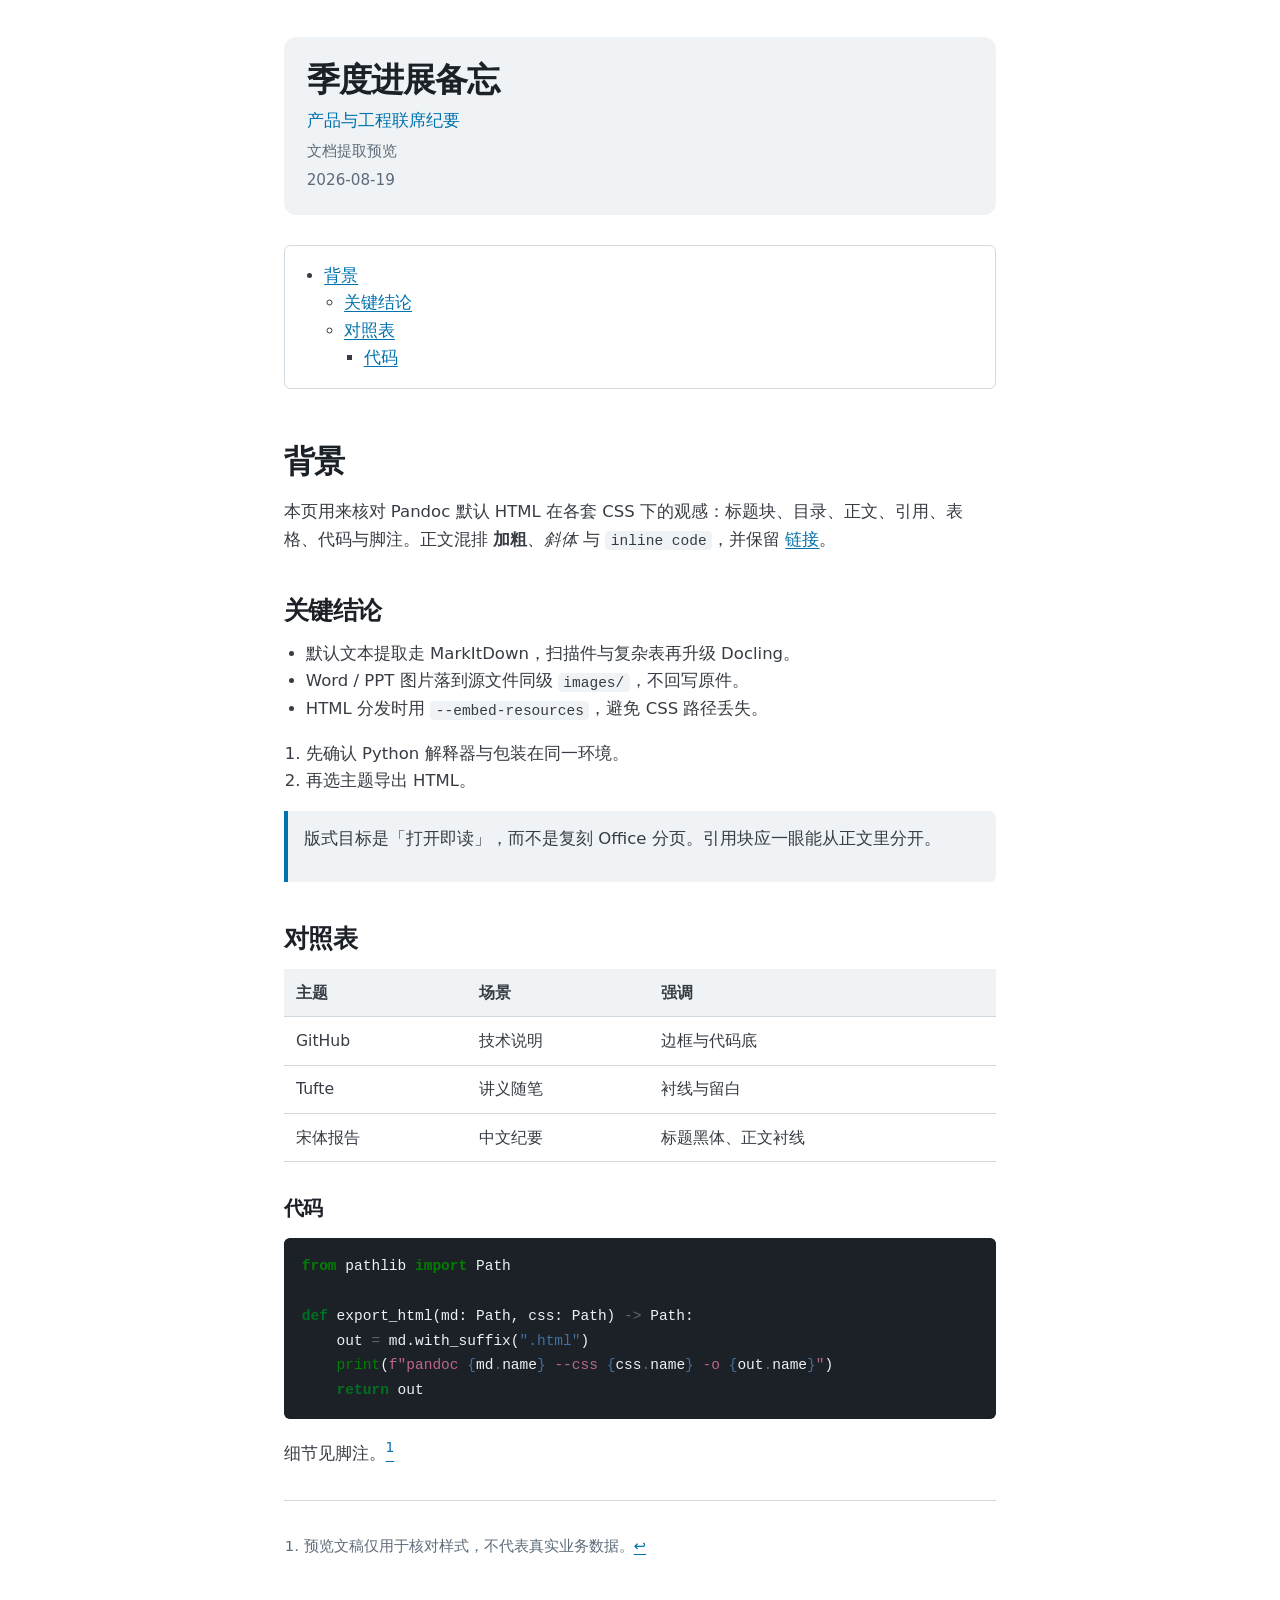
<file: skills/document-extract/pandoc-css/preview/pico-product.html>
<!DOCTYPE html>
<html xmlns="http://www.w3.org/1999/xhtml" lang="zh-CN" xml:lang="zh-CN">
<head>
  <meta charset="utf-8" />
  <meta name="generator" content="pandoc" />
  <meta name="viewport" content="width=device-width, initial-scale=1.0, user-scalable=yes" />
  <meta name="author" content="文档提取预览" />
  <meta name="dcterms.date" content="2026-08-19" />
  <title>季度进展备忘</title>
  <style>
code{white-space: pre-wrap;}
span.smallcaps{font-variant: small-caps;}
div.columns{display: flex; gap: min(4vw, 1.5em);}
div.column{flex: auto; overflow-x: auto;}
div.hanging-indent{margin-left: 1.5em; text-indent: -1.5em;}

ul.task-list[class]{list-style: none;}
ul.task-list li input[type="checkbox"] {
font-size: inherit;
width: 0.8em;
margin: 0 0.8em 0.2em -1.6em;
vertical-align: middle;
}
.display.math{display: block; text-align: center; margin: 0.5rem auto;}

pre > code.sourceCode { white-space: pre; position: relative; }
pre > code.sourceCode > span { line-height: 1.25; }
pre > code.sourceCode > span:empty { height: 1.2em; }
.sourceCode { overflow: visible; }
code.sourceCode > span { color: inherit; text-decoration: inherit; }
div.sourceCode { margin: 1em 0; }
pre.sourceCode { margin: 0; }
@media screen {
div.sourceCode { overflow: auto; }
}
@media print {
pre > code.sourceCode { white-space: pre-wrap; }
pre > code.sourceCode > span { text-indent: -5em; padding-left: 5em; }
}
pre.numberSource code
{ counter-reset: source-line 0; }
pre.numberSource code > span
{ position: relative; left: -4em; counter-increment: source-line; }
pre.numberSource code > span > a:first-child::before
{ content: counter(source-line);
position: relative; left: -1em; text-align: right; vertical-align: baseline;
border: none; display: inline-block;
-webkit-touch-callout: none; -webkit-user-select: none;
-khtml-user-select: none; -moz-user-select: none;
-ms-user-select: none; user-select: none;
padding: 0 4px; width: 4em;
color: #aaaaaa;
}
pre.numberSource { margin-left: 3em; border-left: 1px solid #aaaaaa; padding-left: 4px; }
div.sourceCode
{ }
@media screen {
pre > code.sourceCode > span > a:first-child::before { text-decoration: underline; }
}
code span.al { color: #ff0000; font-weight: bold; } 
code span.an { color: #60a0b0; font-weight: bold; font-style: italic; } 
code span.at { color: #7d9029; } 
code span.bn { color: #40a070; } 
code span.bu { color: #008000; } 
code span.cf { color: #007020; font-weight: bold; } 
code span.ch { color: #4070a0; } 
code span.cn { color: #880000; } 
code span.co { color: #60a0b0; font-style: italic; } 
code span.cv { color: #60a0b0; font-weight: bold; font-style: italic; } 
code span.do { color: #ba2121; font-style: italic; } 
code span.dt { color: #902000; } 
code span.dv { color: #40a070; } 
code span.er { color: #ff0000; font-weight: bold; } 
code span.ex { } 
code span.fl { color: #40a070; } 
code span.fu { color: #06287e; } 
code span.im { color: #008000; font-weight: bold; } 
code span.in { color: #60a0b0; font-weight: bold; font-style: italic; } 
code span.kw { color: #007020; font-weight: bold; } 
code span.op { color: #666666; } 
code span.ot { color: #007020; } 
code span.pp { color: #bc7a00; } 
code span.sc { color: #4070a0; } 
code span.ss { color: #bb6688; } 
code span.st { color: #4070a0; } 
code span.va { color: #19177c; } 
code span.vs { color: #4070a0; } 
code span.wa { color: #60a0b0; font-weight: bold; font-style: italic; } 
</style>
  <style type="text/css">
:root {
--bg: #fff;
--fg: #373c44;
--muted: #5d6b79;
--primary: #0172ad;
--primary-hover: #015887;
--card: #f0f3f5;
--border: #d1d9e0;
--ins: #2c7a4b;
--measure: 46rem;
--radius: 0.375rem;
--sans: system-ui, "Segoe UI", Roboto, Oxygen, Ubuntu, Cantarell,
"Noto Sans SC", "Noto Sans CJK SC", "PingFang SC", "Helvetica Neue",
sans-serif;
--mono: ui-monospace, "Cascadia Code", "SF Mono", Menlo, Consolas, monospace;
}
*,
*::before,
*::after { box-sizing: border-box; }
html { font-size: 16.5px; }
body {
margin: 0 auto;
max-width: var(--measure);
padding: 2.25rem 1.4rem 4.5rem;
color: var(--fg);
background: var(--bg);
font-family: var(--sans);
line-height: 1.65;
}
#title-block-header {
margin: 0 0 1.8rem;
padding: 1.35rem 1.4rem;
background: var(--card);
border-radius: calc(var(--radius) * 2);
}
#title-block-header .title {
margin: 0;
font-size: 2rem;
font-weight: 700;
letter-spacing: -0.03em;
border: 0;
}
#title-block-header .subtitle { margin: 0.4rem 0 0; color: var(--primary); }
#title-block-header .author,
#title-block-header .date {
margin: 0.25rem 0 0;
color: var(--muted);
font-size: 0.92rem;
}
nav#TOC {
margin: 0 0 2rem;
padding: 1rem 1.2rem;
border: 1px solid var(--border);
border-radius: var(--radius);
}
nav#TOC ul { margin: 0; padding-left: 1.2rem; }
h1, h2, h3, h4, h5, h6 {
color: #1c2128;
font-weight: 700;
letter-spacing: -0.02em;
line-height: 1.25;
margin: 1.7em 0 0.55em;
}
h1 { font-size: 1.9rem; }
h2 { font-size: 1.5rem; }
h3 { font-size: 1.22rem; }
h4 { font-size: 1.05rem; }
p { margin: 0 0 1em; }
a {
color: var(--primary);
text-decoration: underline;
text-underline-offset: 0.18em;
}
a:hover { color: var(--primary-hover); }
ul, ol { margin: 0 0 1em; padding-left: 1.35em; }
blockquote {
margin: 0 0 1.1em;
padding: 0.85em 1em;
background: var(--card);
border-left: 0.3em solid var(--primary);
border-radius: 0 var(--radius) var(--radius) 0;
}
code, kbd, samp {
font-family: var(--mono);
font-size: 0.88em;
background: var(--card);
padding: 0.12em 0.38em;
border-radius: 0.25rem;
}
kbd {
border: 1px solid var(--border);
box-shadow: 0 1px 0 var(--border);
}
pre, div.sourceCode {
background: #1c2128;
color: #eef2f6;
border-radius: var(--radius);
overflow-x: auto;
}
pre {
margin: 0 0 1.15em;
padding: 1rem 1.1rem;
line-height: 1.5;
}
pre code {
background: transparent;
color: inherit;
padding: 0;
font-size: 0.88em;
}
table {
width: 100%;
border-collapse: collapse;
margin: 0 0 1.15em;
font-size: 0.95rem;
}
th, td {
padding: 0.65rem 0.75rem;
border-bottom: 1px solid var(--border);
text-align: left;
}
thead th { background: var(--card); font-weight: 650; }
tbody tr:hover { background: #f8fafb; }
img, svg, video {
max-width: 100%;
height: auto;
border-radius: var(--radius);
}
figure { margin: 0 0 1.2em; }
figcaption { color: var(--muted); font-size: 0.88rem; margin-top: 0.4em; }
hr {
border: 0;
height: 1px;
background: var(--border);
margin: 2rem 0;
}
.footnotes, section.footnotes {
color: var(--muted);
font-size: 0.9rem;
}
@media (max-width: 720px) {
body { padding: 1.2rem 0.9rem 3rem; }
#title-block-header { padding: 1rem; }
}
@media print {
body { max-width: none; }
pre { background: #f4f4f4; color: #111; }
}
</style>
</head>
<body>
<header id="title-block-header">
<h1 class="title">季度进展备忘</h1>
<p class="subtitle">产品与工程联席纪要</p>
<p class="author">文档提取预览</p>
<p class="date">2026-08-19</p>
</header>
<nav id="TOC" role="doc-toc">
<ul>
<li><a href="#背景" id="toc-背景">背景</a>
<ul>
<li><a href="#关键结论" id="toc-关键结论">关键结论</a></li>
<li><a href="#对照表" id="toc-对照表">对照表</a>
<ul>
<li><a href="#代码" id="toc-代码">代码</a></li>
</ul></li>
</ul></li>
</ul>
</nav>
<h1 id="背景">背景</h1>
<p>本页用来核对 Pandoc 默认 HTML 在各套 CSS
下的观感：标题块、目录、正文、引用、表格、代码与脚注。正文混排
<strong>加粗</strong>、<em>斜体</em> 与 <code>inline code</code>，并保留
<a href="https://github.com/sindresorhus/github-markdown-css">链接</a>。</p>
<h2 id="关键结论">关键结论</h2>
<ul>
<li>默认文本提取走 MarkItDown，扫描件与复杂表再升级 Docling。</li>
<li>Word / PPT 图片落到源文件同级
<code>images/</code>，不回写原件。</li>
<li>HTML 分发时用 <code>--embed-resources</code>，避免 CSS
路径丢失。</li>
</ul>
<ol type="1">
<li>先确认 Python 解释器与包装在同一环境。</li>
<li>再选主题导出 HTML。</li>
</ol>
<blockquote>
<p>版式目标是「打开即读」，而不是复刻 Office
分页。引用块应一眼能从正文里分开。</p>
</blockquote>
<h2 id="对照表">对照表</h2>
<table>
<thead>
<tr class="header">
<th>主题</th>
<th>场景</th>
<th>强调</th>
</tr>
</thead>
<tbody>
<tr class="odd">
<td>GitHub</td>
<td>技术说明</td>
<td>边框与代码底</td>
</tr>
<tr class="even">
<td>Tufte</td>
<td>讲义随笔</td>
<td>衬线与留白</td>
</tr>
<tr class="odd">
<td>宋体报告</td>
<td>中文纪要</td>
<td>标题黑体、正文衬线</td>
</tr>
</tbody>
</table>
<h3 id="代码">代码</h3>
<div class="sourceCode" id="cb1"><pre class="sourceCode python"><code class="sourceCode python"><span id="cb1-1"><a href="#cb1-1" aria-hidden="true" tabindex="-1"></a><span class="im">from</span> pathlib <span class="im">import</span> Path</span>
<span id="cb1-2"><a href="#cb1-2" aria-hidden="true" tabindex="-1"></a></span>
<span id="cb1-3"><a href="#cb1-3" aria-hidden="true" tabindex="-1"></a><span class="kw">def</span> export_html(md: Path, css: Path) <span class="op">-&gt;</span> Path:</span>
<span id="cb1-4"><a href="#cb1-4" aria-hidden="true" tabindex="-1"></a>    out <span class="op">=</span> md.with_suffix(<span class="st">&quot;.html&quot;</span>)</span>
<span id="cb1-5"><a href="#cb1-5" aria-hidden="true" tabindex="-1"></a>    <span class="bu">print</span>(<span class="ss">f&quot;pandoc </span><span class="sc">{</span>md<span class="sc">.</span>name<span class="sc">}</span><span class="ss"> --css </span><span class="sc">{</span>css<span class="sc">.</span>name<span class="sc">}</span><span class="ss"> -o </span><span class="sc">{</span>out<span class="sc">.</span>name<span class="sc">}</span><span class="ss">&quot;</span>)</span>
<span id="cb1-6"><a href="#cb1-6" aria-hidden="true" tabindex="-1"></a>    <span class="cf">return</span> out</span></code></pre></div>
<p>细节见脚注。<a href="#fn1" class="footnote-ref" id="fnref1" role="doc-noteref"><sup>1</sup></a></p>
<aside id="footnotes" class="footnotes footnotes-end-of-document" role="doc-endnotes">
<hr />
<ol>
<li id="fn1"><p>预览文稿仅用于核对样式，不代表真实业务数据。<a href="#fnref1" class="footnote-back" role="doc-backlink">↩︎</a></p></li>
</ol>
</aside>
</body>
</html>
</file>
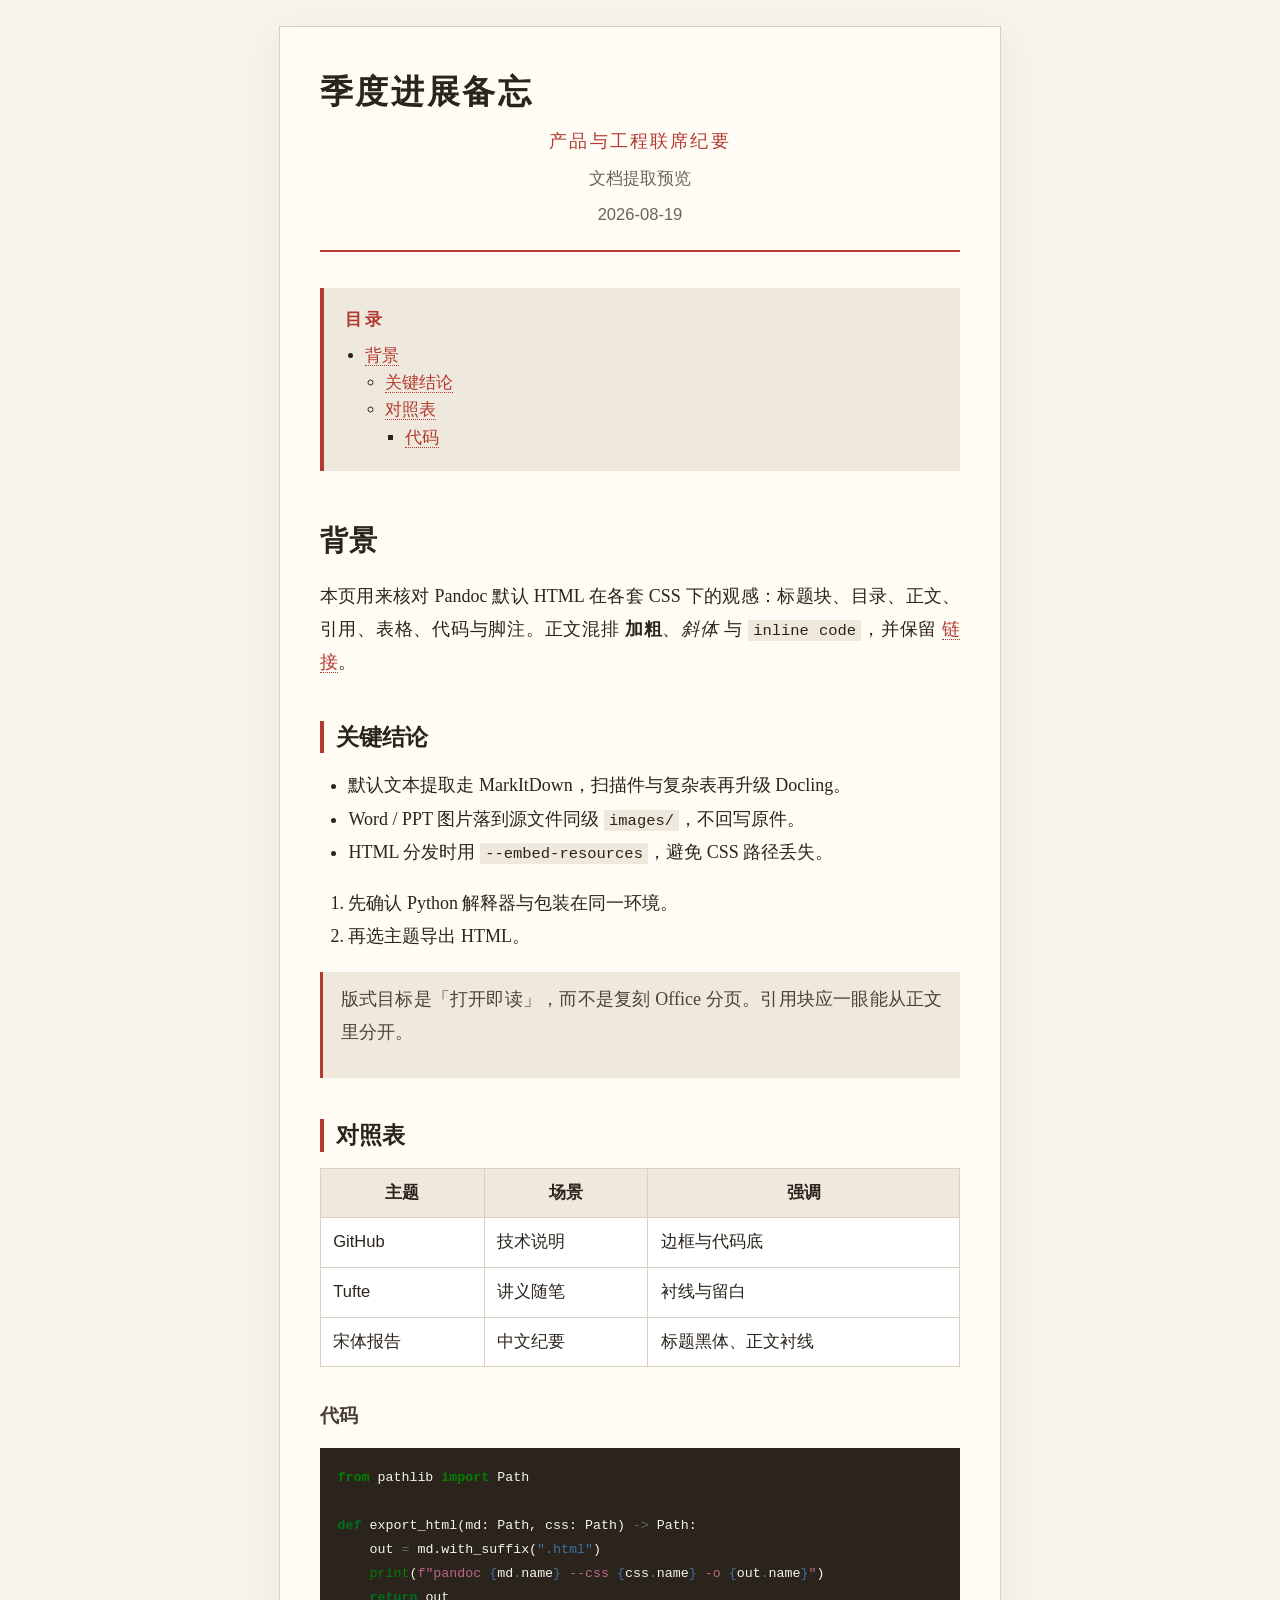
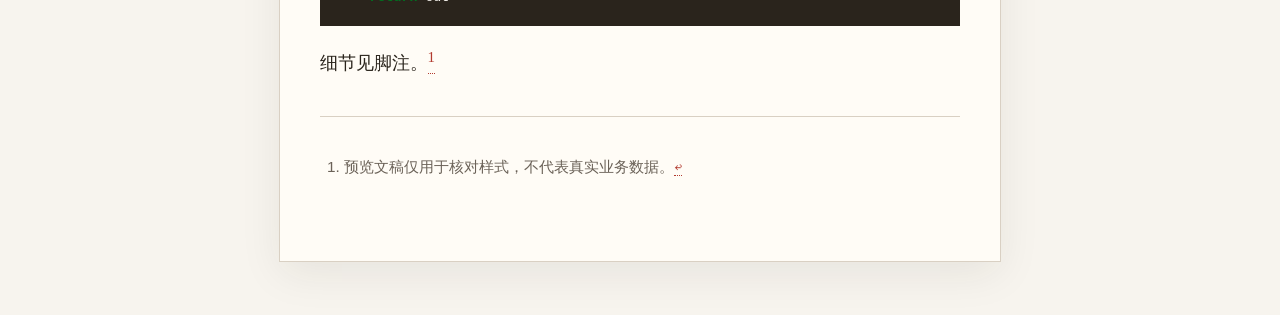
<file: skills/document-extract/pandoc-css/preview/songti-report.html>
<!DOCTYPE html>
<html xmlns="http://www.w3.org/1999/xhtml" lang="zh-CN" xml:lang="zh-CN">
<head>
  <meta charset="utf-8" />
  <meta name="generator" content="pandoc" />
  <meta name="viewport" content="width=device-width, initial-scale=1.0, user-scalable=yes" />
  <meta name="author" content="文档提取预览" />
  <meta name="dcterms.date" content="2026-08-19" />
  <title>季度进展备忘</title>
  <style>
code{white-space: pre-wrap;}
span.smallcaps{font-variant: small-caps;}
div.columns{display: flex; gap: min(4vw, 1.5em);}
div.column{flex: auto; overflow-x: auto;}
div.hanging-indent{margin-left: 1.5em; text-indent: -1.5em;}

ul.task-list[class]{list-style: none;}
ul.task-list li input[type="checkbox"] {
font-size: inherit;
width: 0.8em;
margin: 0 0.8em 0.2em -1.6em;
vertical-align: middle;
}
.display.math{display: block; text-align: center; margin: 0.5rem auto;}

pre > code.sourceCode { white-space: pre; position: relative; }
pre > code.sourceCode > span { line-height: 1.25; }
pre > code.sourceCode > span:empty { height: 1.2em; }
.sourceCode { overflow: visible; }
code.sourceCode > span { color: inherit; text-decoration: inherit; }
div.sourceCode { margin: 1em 0; }
pre.sourceCode { margin: 0; }
@media screen {
div.sourceCode { overflow: auto; }
}
@media print {
pre > code.sourceCode { white-space: pre-wrap; }
pre > code.sourceCode > span { text-indent: -5em; padding-left: 5em; }
}
pre.numberSource code
{ counter-reset: source-line 0; }
pre.numberSource code > span
{ position: relative; left: -4em; counter-increment: source-line; }
pre.numberSource code > span > a:first-child::before
{ content: counter(source-line);
position: relative; left: -1em; text-align: right; vertical-align: baseline;
border: none; display: inline-block;
-webkit-touch-callout: none; -webkit-user-select: none;
-khtml-user-select: none; -moz-user-select: none;
-ms-user-select: none; user-select: none;
padding: 0 4px; width: 4em;
color: #aaaaaa;
}
pre.numberSource { margin-left: 3em; border-left: 1px solid #aaaaaa; padding-left: 4px; }
div.sourceCode
{ }
@media screen {
pre > code.sourceCode > span > a:first-child::before { text-decoration: underline; }
}
code span.al { color: #ff0000; font-weight: bold; } 
code span.an { color: #60a0b0; font-weight: bold; font-style: italic; } 
code span.at { color: #7d9029; } 
code span.bn { color: #40a070; } 
code span.bu { color: #008000; } 
code span.cf { color: #007020; font-weight: bold; } 
code span.ch { color: #4070a0; } 
code span.cn { color: #880000; } 
code span.co { color: #60a0b0; font-style: italic; } 
code span.cv { color: #60a0b0; font-weight: bold; font-style: italic; } 
code span.do { color: #ba2121; font-style: italic; } 
code span.dt { color: #902000; } 
code span.dv { color: #40a070; } 
code span.er { color: #ff0000; font-weight: bold; } 
code span.ex { } 
code span.fl { color: #40a070; } 
code span.fu { color: #06287e; } 
code span.im { color: #008000; font-weight: bold; } 
code span.in { color: #60a0b0; font-weight: bold; font-style: italic; } 
code span.kw { color: #007020; font-weight: bold; } 
code span.op { color: #666666; } 
code span.ot { color: #007020; } 
code span.pp { color: #bc7a00; } 
code span.sc { color: #4070a0; } 
code span.ss { color: #bb6688; } 
code span.st { color: #4070a0; } 
code span.va { color: #19177c; } 
code span.vs { color: #4070a0; } 
code span.wa { color: #60a0b0; font-weight: bold; font-style: italic; } 
</style>
  <style type="text/css">
:root {
--bg: #f7f4ee;
--paper: #fffcf6;
--fg: #2a241c;
--muted: #6b6258;
--cinnabar: #b23a2f;
--rule: #d9d0c3;
--wash: #efe8dc;
--measure: 40em;
--serif: "Source Han Serif SC", "Noto Serif SC", "Noto Serif CJK SC",
"Songti SC", "SimSun", "STSong", "Times New Roman", serif;
--sans: "Source Han Sans SC", "Noto Sans SC", "Noto Sans CJK SC",
"PingFang SC", "Microsoft YaHei", "Heiti SC", sans-serif;
--mono: "Sarasa Mono SC", "Noto Sans Mono CJK SC", "JetBrains Mono", Consolas, monospace;
}
*,
*::before,
*::after { box-sizing: border-box; }
html { font-size: 18px; }
body {
margin: 1.5rem auto 3rem;
max-width: var(--measure);
padding: 2.4rem 2.2rem 3.6rem;
color: var(--fg);
background: var(--paper);
box-shadow: 0 0 0 1px var(--rule), 0 12px 40px rgba(42, 36, 28, 0.08);
font-family: var(--serif);
line-height: 1.85;
text-align: justify;
hanging-punctuation: allow-end;
}
html {
background: var(--bg);
}
#title-block-header {
margin: 0 0 2rem;
padding-bottom: 1.1rem;
text-align: center;
border-bottom: 2px solid var(--cinnabar);
}
#title-block-header .title {
margin: 0;
font-family: var(--sans);
font-size: 1.85rem;
font-weight: 700;
letter-spacing: 0.08em;
line-height: 1.35;
border: 0;
}
#title-block-header .subtitle {
margin: 0.55rem 0 0;
font-family: var(--sans);
font-size: 1rem;
color: var(--cinnabar);
letter-spacing: 0.12em;
}
#title-block-header .author,
#title-block-header .date {
margin: 0.3rem 0 0;
font-family: var(--sans);
font-size: 0.92rem;
color: var(--muted);
}
nav#TOC {
margin: 0 0 2.2rem;
padding: 1rem 1.2rem 1.1rem;
background: var(--wash);
border-left: 4px solid var(--cinnabar);
font-family: var(--sans);
font-size: 0.92rem;
text-align: start;
line-height: 1.65;
}
nav#TOC::before {
content: "目录";
display: block;
margin-bottom: 0.45rem;
font-weight: 700;
letter-spacing: 0.2em;
color: var(--cinnabar);
}
nav#TOC ul { margin: 0; padding-left: 1.2em; }
h1, h2, h3, h4, h5, h6 {
font-family: var(--sans);
font-weight: 700;
line-height: 1.4;
text-align: start;
margin: 1.8em 0 0.7em;
}
h1 { font-size: 1.55rem; letter-spacing: 0.06em; }
h2 {
font-size: 1.28rem;
padding-left: 0.55em;
border-left: 4px solid var(--cinnabar);
}
h3 { font-size: 1.08rem; color: #4a3f33; }
h4 { font-size: 1rem; }
p { margin: 0 0 1em; }
a {
color: var(--cinnabar);
text-decoration: none;
border-bottom: 1px dotted var(--cinnabar);
}
a:hover { border-bottom-style: solid; }
ul, ol {
margin: 0 0 1em;
padding-left: 1.6em;
text-align: start;
}
blockquote {
margin: 0 0 1.1em;
padding: 0.6em 1em;
background: var(--wash);
border-left: 3px solid var(--cinnabar);
color: #4a4238;
}
code, kbd, samp {
font-family: var(--mono);
font-size: 0.86em;
background: var(--wash);
padding: 0.1em 0.35em;
}
pre, div.sourceCode {
background: #2a241c;
color: #f7f4ee;
overflow-x: auto;
text-align: start;
}
pre {
margin: 0 0 1.15em;
padding: 0.95rem 1rem;
line-height: 1.55;
font-size: 0.86rem;
}
pre code { background: transparent; color: inherit; padding: 0; }
table {
width: 100%;
border-collapse: collapse;
margin: 0 0 1.15em;
font-size: 0.92rem;
font-family: var(--sans);
text-align: start;
background: #fff;
}
th, td {
padding: 0.5rem 0.7rem;
border: 1px solid var(--rule);
}
thead th {
background: var(--wash);
font-weight: 700;
}
img, svg, video { max-width: 100%; height: auto; }
figure { margin: 0 0 1.2em; text-align: center; }
figcaption {
margin-top: 0.4em;
font-family: var(--sans);
font-size: 0.82rem;
color: var(--muted);
}
hr {
border: 0;
height: 1px;
background: var(--rule);
margin: 2rem 0;
}
.footnotes, section.footnotes {
font-family: var(--sans);
font-size: 0.85rem;
color: var(--muted);
text-align: start;
}
@media (max-width: 720px) {
body {
margin: 0;
box-shadow: none;
padding: 1.4rem 1rem 2.6rem;
text-align: start;
}
}
@media print {
html, body { background: #fff; }
body { box-shadow: none; margin: 0; max-width: none; }
}
</style>
</head>
<body>
<header id="title-block-header">
<h1 class="title">季度进展备忘</h1>
<p class="subtitle">产品与工程联席纪要</p>
<p class="author">文档提取预览</p>
<p class="date">2026-08-19</p>
</header>
<nav id="TOC" role="doc-toc">
<ul>
<li><a href="#背景" id="toc-背景">背景</a>
<ul>
<li><a href="#关键结论" id="toc-关键结论">关键结论</a></li>
<li><a href="#对照表" id="toc-对照表">对照表</a>
<ul>
<li><a href="#代码" id="toc-代码">代码</a></li>
</ul></li>
</ul></li>
</ul>
</nav>
<h1 id="背景">背景</h1>
<p>本页用来核对 Pandoc 默认 HTML 在各套 CSS
下的观感：标题块、目录、正文、引用、表格、代码与脚注。正文混排
<strong>加粗</strong>、<em>斜体</em> 与 <code>inline code</code>，并保留
<a href="https://github.com/sindresorhus/github-markdown-css">链接</a>。</p>
<h2 id="关键结论">关键结论</h2>
<ul>
<li>默认文本提取走 MarkItDown，扫描件与复杂表再升级 Docling。</li>
<li>Word / PPT 图片落到源文件同级
<code>images/</code>，不回写原件。</li>
<li>HTML 分发时用 <code>--embed-resources</code>，避免 CSS
路径丢失。</li>
</ul>
<ol type="1">
<li>先确认 Python 解释器与包装在同一环境。</li>
<li>再选主题导出 HTML。</li>
</ol>
<blockquote>
<p>版式目标是「打开即读」，而不是复刻 Office
分页。引用块应一眼能从正文里分开。</p>
</blockquote>
<h2 id="对照表">对照表</h2>
<table>
<thead>
<tr class="header">
<th>主题</th>
<th>场景</th>
<th>强调</th>
</tr>
</thead>
<tbody>
<tr class="odd">
<td>GitHub</td>
<td>技术说明</td>
<td>边框与代码底</td>
</tr>
<tr class="even">
<td>Tufte</td>
<td>讲义随笔</td>
<td>衬线与留白</td>
</tr>
<tr class="odd">
<td>宋体报告</td>
<td>中文纪要</td>
<td>标题黑体、正文衬线</td>
</tr>
</tbody>
</table>
<h3 id="代码">代码</h3>
<div class="sourceCode" id="cb1"><pre class="sourceCode python"><code class="sourceCode python"><span id="cb1-1"><a href="#cb1-1" aria-hidden="true" tabindex="-1"></a><span class="im">from</span> pathlib <span class="im">import</span> Path</span>
<span id="cb1-2"><a href="#cb1-2" aria-hidden="true" tabindex="-1"></a></span>
<span id="cb1-3"><a href="#cb1-3" aria-hidden="true" tabindex="-1"></a><span class="kw">def</span> export_html(md: Path, css: Path) <span class="op">-&gt;</span> Path:</span>
<span id="cb1-4"><a href="#cb1-4" aria-hidden="true" tabindex="-1"></a>    out <span class="op">=</span> md.with_suffix(<span class="st">&quot;.html&quot;</span>)</span>
<span id="cb1-5"><a href="#cb1-5" aria-hidden="true" tabindex="-1"></a>    <span class="bu">print</span>(<span class="ss">f&quot;pandoc </span><span class="sc">{</span>md<span class="sc">.</span>name<span class="sc">}</span><span class="ss"> --css </span><span class="sc">{</span>css<span class="sc">.</span>name<span class="sc">}</span><span class="ss"> -o </span><span class="sc">{</span>out<span class="sc">.</span>name<span class="sc">}</span><span class="ss">&quot;</span>)</span>
<span id="cb1-6"><a href="#cb1-6" aria-hidden="true" tabindex="-1"></a>    <span class="cf">return</span> out</span></code></pre></div>
<p>细节见脚注。<a href="#fn1" class="footnote-ref" id="fnref1" role="doc-noteref"><sup>1</sup></a></p>
<aside id="footnotes" class="footnotes footnotes-end-of-document" role="doc-endnotes">
<hr />
<ol>
<li id="fn1"><p>预览文稿仅用于核对样式，不代表真实业务数据。<a href="#fnref1" class="footnote-back" role="doc-backlink">↩︎</a></p></li>
</ol>
</aside>
</body>
</html>
</file>
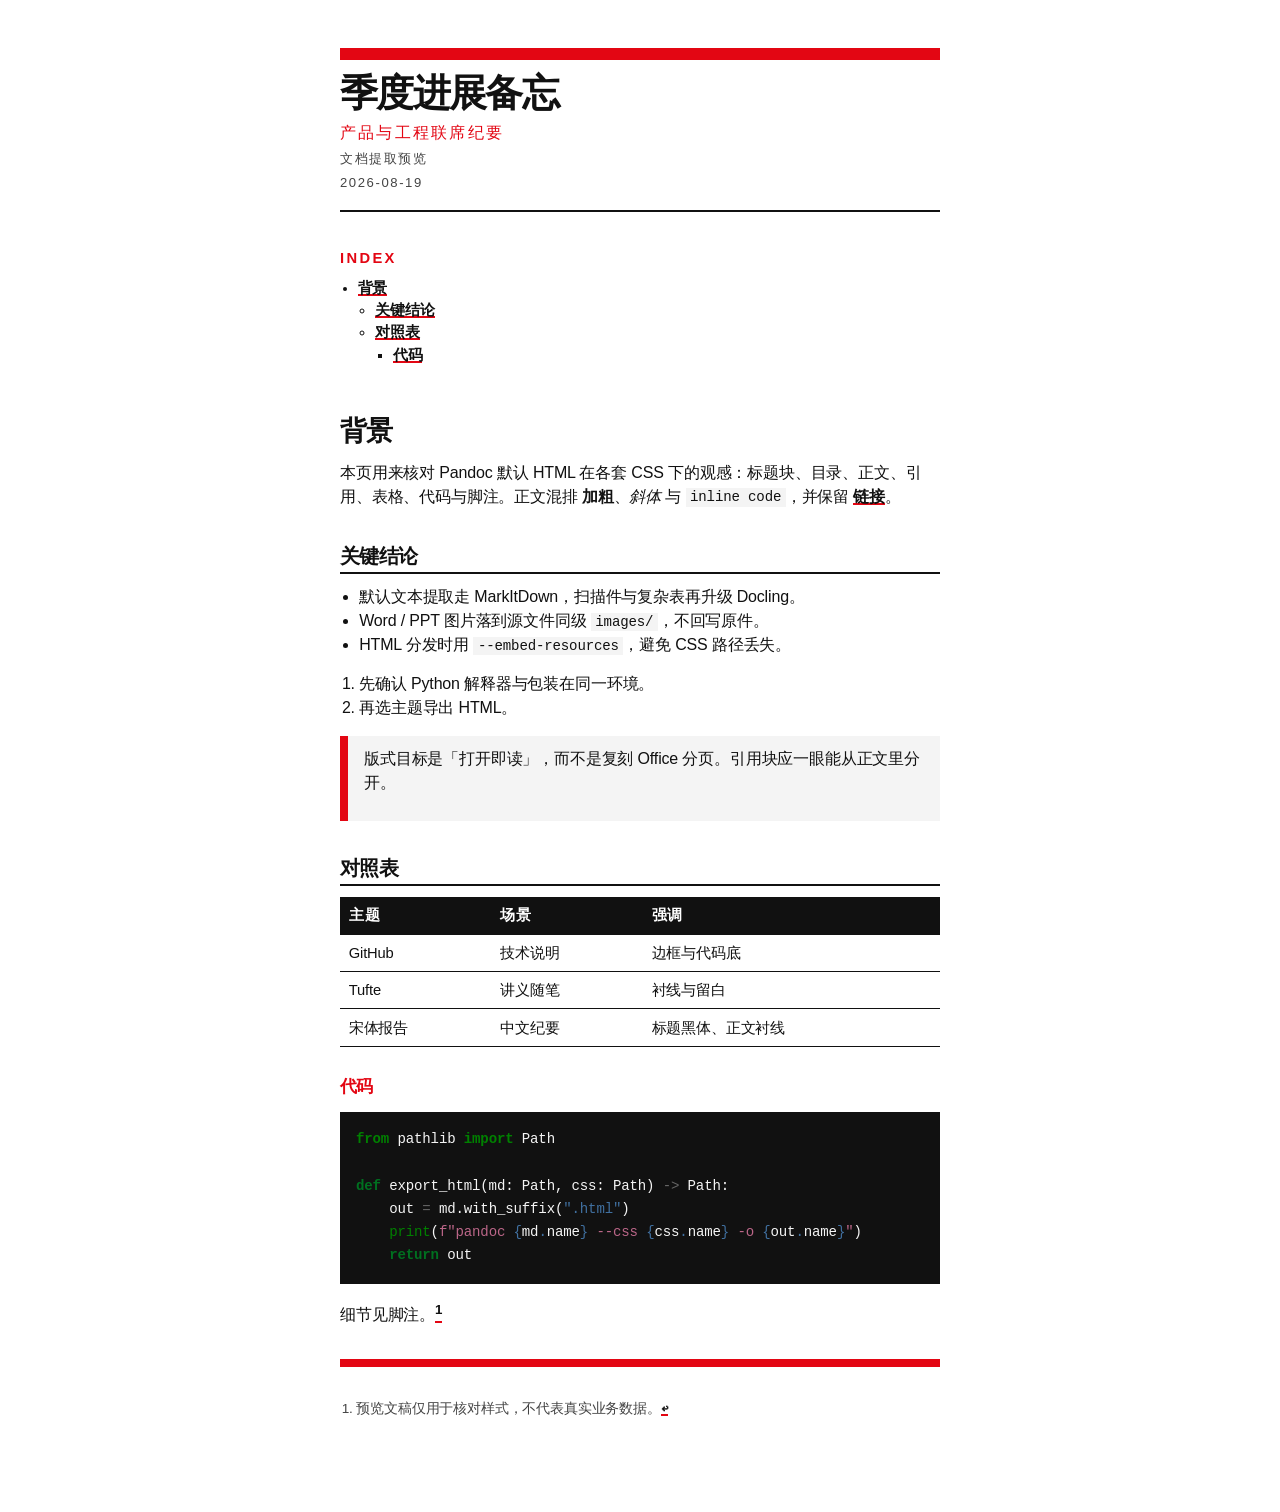
<file: skills/document-extract/pandoc-css/preview/swiss-plain.html>
<!DOCTYPE html>
<html xmlns="http://www.w3.org/1999/xhtml" lang="zh-CN" xml:lang="zh-CN">
<head>
  <meta charset="utf-8" />
  <meta name="generator" content="pandoc" />
  <meta name="viewport" content="width=device-width, initial-scale=1.0, user-scalable=yes" />
  <meta name="author" content="文档提取预览" />
  <meta name="dcterms.date" content="2026-08-19" />
  <title>季度进展备忘</title>
  <style>
code{white-space: pre-wrap;}
span.smallcaps{font-variant: small-caps;}
div.columns{display: flex; gap: min(4vw, 1.5em);}
div.column{flex: auto; overflow-x: auto;}
div.hanging-indent{margin-left: 1.5em; text-indent: -1.5em;}

ul.task-list[class]{list-style: none;}
ul.task-list li input[type="checkbox"] {
font-size: inherit;
width: 0.8em;
margin: 0 0.8em 0.2em -1.6em;
vertical-align: middle;
}
.display.math{display: block; text-align: center; margin: 0.5rem auto;}

pre > code.sourceCode { white-space: pre; position: relative; }
pre > code.sourceCode > span { line-height: 1.25; }
pre > code.sourceCode > span:empty { height: 1.2em; }
.sourceCode { overflow: visible; }
code.sourceCode > span { color: inherit; text-decoration: inherit; }
div.sourceCode { margin: 1em 0; }
pre.sourceCode { margin: 0; }
@media screen {
div.sourceCode { overflow: auto; }
}
@media print {
pre > code.sourceCode { white-space: pre-wrap; }
pre > code.sourceCode > span { text-indent: -5em; padding-left: 5em; }
}
pre.numberSource code
{ counter-reset: source-line 0; }
pre.numberSource code > span
{ position: relative; left: -4em; counter-increment: source-line; }
pre.numberSource code > span > a:first-child::before
{ content: counter(source-line);
position: relative; left: -1em; text-align: right; vertical-align: baseline;
border: none; display: inline-block;
-webkit-touch-callout: none; -webkit-user-select: none;
-khtml-user-select: none; -moz-user-select: none;
-ms-user-select: none; user-select: none;
padding: 0 4px; width: 4em;
color: #aaaaaa;
}
pre.numberSource { margin-left: 3em; border-left: 1px solid #aaaaaa; padding-left: 4px; }
div.sourceCode
{ }
@media screen {
pre > code.sourceCode > span > a:first-child::before { text-decoration: underline; }
}
code span.al { color: #ff0000; font-weight: bold; } 
code span.an { color: #60a0b0; font-weight: bold; font-style: italic; } 
code span.at { color: #7d9029; } 
code span.bn { color: #40a070; } 
code span.bu { color: #008000; } 
code span.cf { color: #007020; font-weight: bold; } 
code span.ch { color: #4070a0; } 
code span.cn { color: #880000; } 
code span.co { color: #60a0b0; font-style: italic; } 
code span.cv { color: #60a0b0; font-weight: bold; font-style: italic; } 
code span.do { color: #ba2121; font-style: italic; } 
code span.dt { color: #902000; } 
code span.dv { color: #40a070; } 
code span.er { color: #ff0000; font-weight: bold; } 
code span.ex { } 
code span.fl { color: #40a070; } 
code span.fu { color: #06287e; } 
code span.im { color: #008000; font-weight: bold; } 
code span.in { color: #60a0b0; font-weight: bold; font-style: italic; } 
code span.kw { color: #007020; font-weight: bold; } 
code span.op { color: #666666; } 
code span.ot { color: #007020; } 
code span.pp { color: #bc7a00; } 
code span.sc { color: #4070a0; } 
code span.ss { color: #bb6688; } 
code span.st { color: #4070a0; } 
code span.va { color: #19177c; } 
code span.vs { color: #4070a0; } 
code span.wa { color: #60a0b0; font-weight: bold; font-style: italic; } 
</style>
  <style type="text/css">
:root {
--bg: #ffffff;
--fg: #111111;
--muted: #444444;
--accent: #e30613;
--bar: #111111;
--wash: #f4f4f4;
--measure: 40rem;
--sans: Helvetica, "Helvetica Neue", Arial, "Noto Sans SC", "Noto Sans CJK SC",
"PingFang SC", "Microsoft YaHei", sans-serif;
--mono: "IBM Plex Mono", "SF Mono", Menlo, Consolas, monospace;
}
*,
*::before,
*::after { box-sizing: border-box; }
html { font-size: 16px; }
body {
margin: 0 auto;
max-width: var(--measure);
padding: 3rem 1.25rem 5rem;
color: var(--fg);
background: var(--bg);
font-family: var(--sans);
line-height: 1.5;
letter-spacing: -0.01em;
}
#title-block-header {
margin: 0 0 2.2rem;
padding: 0 0 1.1rem;
border-top: 12px solid var(--accent);
border-bottom: 2px solid var(--bar);
}
#title-block-header .title {
margin: 0.85rem 0 0;
font-size: 2.35rem;
font-weight: 700;
letter-spacing: -0.045em;
line-height: 1.05;
text-transform: uppercase;
border: 0;
}
#title-block-header .subtitle {
margin: 0.5rem 0 0;
font-size: 1rem;
font-weight: 500;
color: var(--accent);
letter-spacing: 0.14em;
text-transform: uppercase;
}
#title-block-header .author,
#title-block-header .date {
margin: 0.25rem 0 0;
font-size: 0.82rem;
letter-spacing: 0.12em;
text-transform: uppercase;
color: var(--muted);
}
nav#TOC {
margin: 0 0 2.2rem;
padding: 0;
font-size: 0.92rem;
}
nav#TOC::before {
content: "Index";
display: block;
margin-bottom: 0.5rem;
font-weight: 700;
letter-spacing: 0.16em;
text-transform: uppercase;
color: var(--accent);
}
nav#TOC ul { margin: 0; padding-left: 1.1rem; }
nav#TOC a { font-weight: 600; }
h1, h2, h3, h4, h5, h6 {
font-weight: 700;
letter-spacing: -0.03em;
line-height: 1.15;
margin: 1.8em 0 0.55em;
text-transform: uppercase;
}
h1 { font-size: 1.7rem; }
h2 {
font-size: 1.25rem;
padding-bottom: 0.25rem;
border-bottom: 2px solid var(--bar);
}
h3 { font-size: 1.05rem; color: var(--accent); }
h4 { font-size: 0.95rem; }
p { margin: 0 0 0.95em; }
a {
color: var(--fg);
font-weight: 600;
text-decoration: none;
background-image: linear-gradient(var(--accent), var(--accent));
background-size: 100% 2px;
background-position: 0 100%;
background-repeat: no-repeat;
}
a:hover { color: var(--accent); }
ul, ol { margin: 0 0 0.95em; padding-left: 1.2em; }
blockquote {
margin: 0 0 1em;
padding: 0.7em 1em;
background: var(--wash);
border-left: 8px solid var(--accent);
font-weight: 500;
}
code, kbd, samp {
font-family: var(--mono);
font-size: 0.88em;
background: var(--wash);
padding: 0.1em 0.32em;
}
pre, div.sourceCode {
background: var(--bar);
color: #f5f5f5;
overflow-x: auto;
}
pre {
margin: 0 0 1.1em;
padding: 1rem;
line-height: 1.45;
}
pre code { background: transparent; color: inherit; padding: 0; }
table {
width: 100%;
border-collapse: collapse;
margin: 0 0 1.1em;
font-size: 0.92rem;
}
th, td {
padding: 0.45rem 0.55rem;
border-bottom: 1px solid var(--bar);
text-align: left;
}
thead th {
background: var(--bar);
color: #fff;
font-weight: 700;
letter-spacing: 0.06em;
text-transform: uppercase;
}
img, svg, video { max-width: 100%; height: auto; }
figure { margin: 0 0 1.1em; }
figcaption {
font-size: 0.78rem;
letter-spacing: 0.08em;
text-transform: uppercase;
color: var(--muted);
margin-top: 0.35em;
}
hr {
border: 0;
height: 8px;
background: var(--accent);
margin: 2rem 0;
}
.footnotes, section.footnotes {
font-size: 0.85rem;
color: var(--muted);
}
@media (max-width: 720px) {
body { padding: 1.4rem 0.9rem 3rem; }
#title-block-header .title { font-size: 1.7rem; }
}
@media print {
body { max-width: none; }
thead th { background: #fff; color: #000; border-bottom: 2px solid #000; }
pre { background: #f4f4f4; color: #000; }
}
</style>
</head>
<body>
<header id="title-block-header">
<h1 class="title">季度进展备忘</h1>
<p class="subtitle">产品与工程联席纪要</p>
<p class="author">文档提取预览</p>
<p class="date">2026-08-19</p>
</header>
<nav id="TOC" role="doc-toc">
<ul>
<li><a href="#背景" id="toc-背景">背景</a>
<ul>
<li><a href="#关键结论" id="toc-关键结论">关键结论</a></li>
<li><a href="#对照表" id="toc-对照表">对照表</a>
<ul>
<li><a href="#代码" id="toc-代码">代码</a></li>
</ul></li>
</ul></li>
</ul>
</nav>
<h1 id="背景">背景</h1>
<p>本页用来核对 Pandoc 默认 HTML 在各套 CSS
下的观感：标题块、目录、正文、引用、表格、代码与脚注。正文混排
<strong>加粗</strong>、<em>斜体</em> 与 <code>inline code</code>，并保留
<a href="https://github.com/sindresorhus/github-markdown-css">链接</a>。</p>
<h2 id="关键结论">关键结论</h2>
<ul>
<li>默认文本提取走 MarkItDown，扫描件与复杂表再升级 Docling。</li>
<li>Word / PPT 图片落到源文件同级
<code>images/</code>，不回写原件。</li>
<li>HTML 分发时用 <code>--embed-resources</code>，避免 CSS
路径丢失。</li>
</ul>
<ol type="1">
<li>先确认 Python 解释器与包装在同一环境。</li>
<li>再选主题导出 HTML。</li>
</ol>
<blockquote>
<p>版式目标是「打开即读」，而不是复刻 Office
分页。引用块应一眼能从正文里分开。</p>
</blockquote>
<h2 id="对照表">对照表</h2>
<table>
<thead>
<tr class="header">
<th>主题</th>
<th>场景</th>
<th>强调</th>
</tr>
</thead>
<tbody>
<tr class="odd">
<td>GitHub</td>
<td>技术说明</td>
<td>边框与代码底</td>
</tr>
<tr class="even">
<td>Tufte</td>
<td>讲义随笔</td>
<td>衬线与留白</td>
</tr>
<tr class="odd">
<td>宋体报告</td>
<td>中文纪要</td>
<td>标题黑体、正文衬线</td>
</tr>
</tbody>
</table>
<h3 id="代码">代码</h3>
<div class="sourceCode" id="cb1"><pre class="sourceCode python"><code class="sourceCode python"><span id="cb1-1"><a href="#cb1-1" aria-hidden="true" tabindex="-1"></a><span class="im">from</span> pathlib <span class="im">import</span> Path</span>
<span id="cb1-2"><a href="#cb1-2" aria-hidden="true" tabindex="-1"></a></span>
<span id="cb1-3"><a href="#cb1-3" aria-hidden="true" tabindex="-1"></a><span class="kw">def</span> export_html(md: Path, css: Path) <span class="op">-&gt;</span> Path:</span>
<span id="cb1-4"><a href="#cb1-4" aria-hidden="true" tabindex="-1"></a>    out <span class="op">=</span> md.with_suffix(<span class="st">&quot;.html&quot;</span>)</span>
<span id="cb1-5"><a href="#cb1-5" aria-hidden="true" tabindex="-1"></a>    <span class="bu">print</span>(<span class="ss">f&quot;pandoc </span><span class="sc">{</span>md<span class="sc">.</span>name<span class="sc">}</span><span class="ss"> --css </span><span class="sc">{</span>css<span class="sc">.</span>name<span class="sc">}</span><span class="ss"> -o </span><span class="sc">{</span>out<span class="sc">.</span>name<span class="sc">}</span><span class="ss">&quot;</span>)</span>
<span id="cb1-6"><a href="#cb1-6" aria-hidden="true" tabindex="-1"></a>    <span class="cf">return</span> out</span></code></pre></div>
<p>细节见脚注。<a href="#fn1" class="footnote-ref" id="fnref1" role="doc-noteref"><sup>1</sup></a></p>
<aside id="footnotes" class="footnotes footnotes-end-of-document" role="doc-endnotes">
<hr />
<ol>
<li id="fn1"><p>预览文稿仅用于核对样式，不代表真实业务数据。<a href="#fnref1" class="footnote-back" role="doc-backlink">↩︎</a></p></li>
</ol>
</aside>
</body>
</html>
</file>
